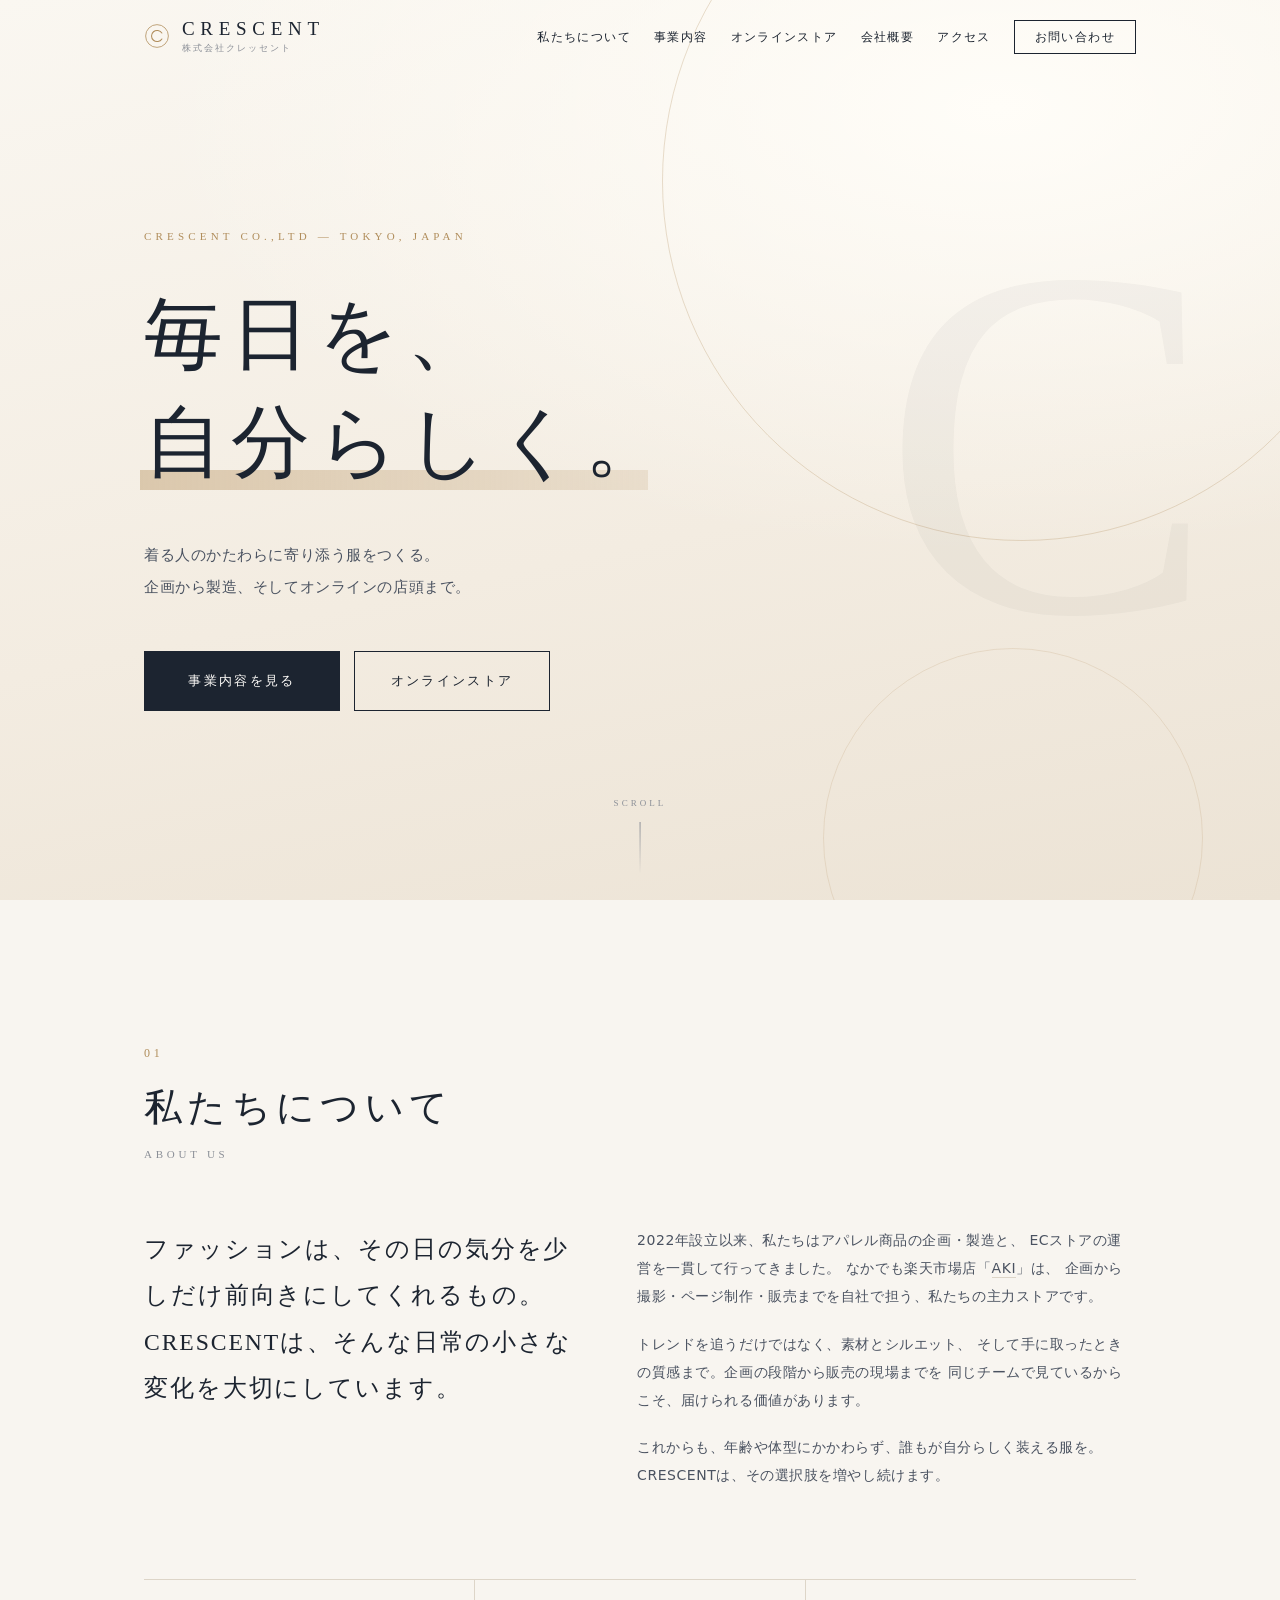
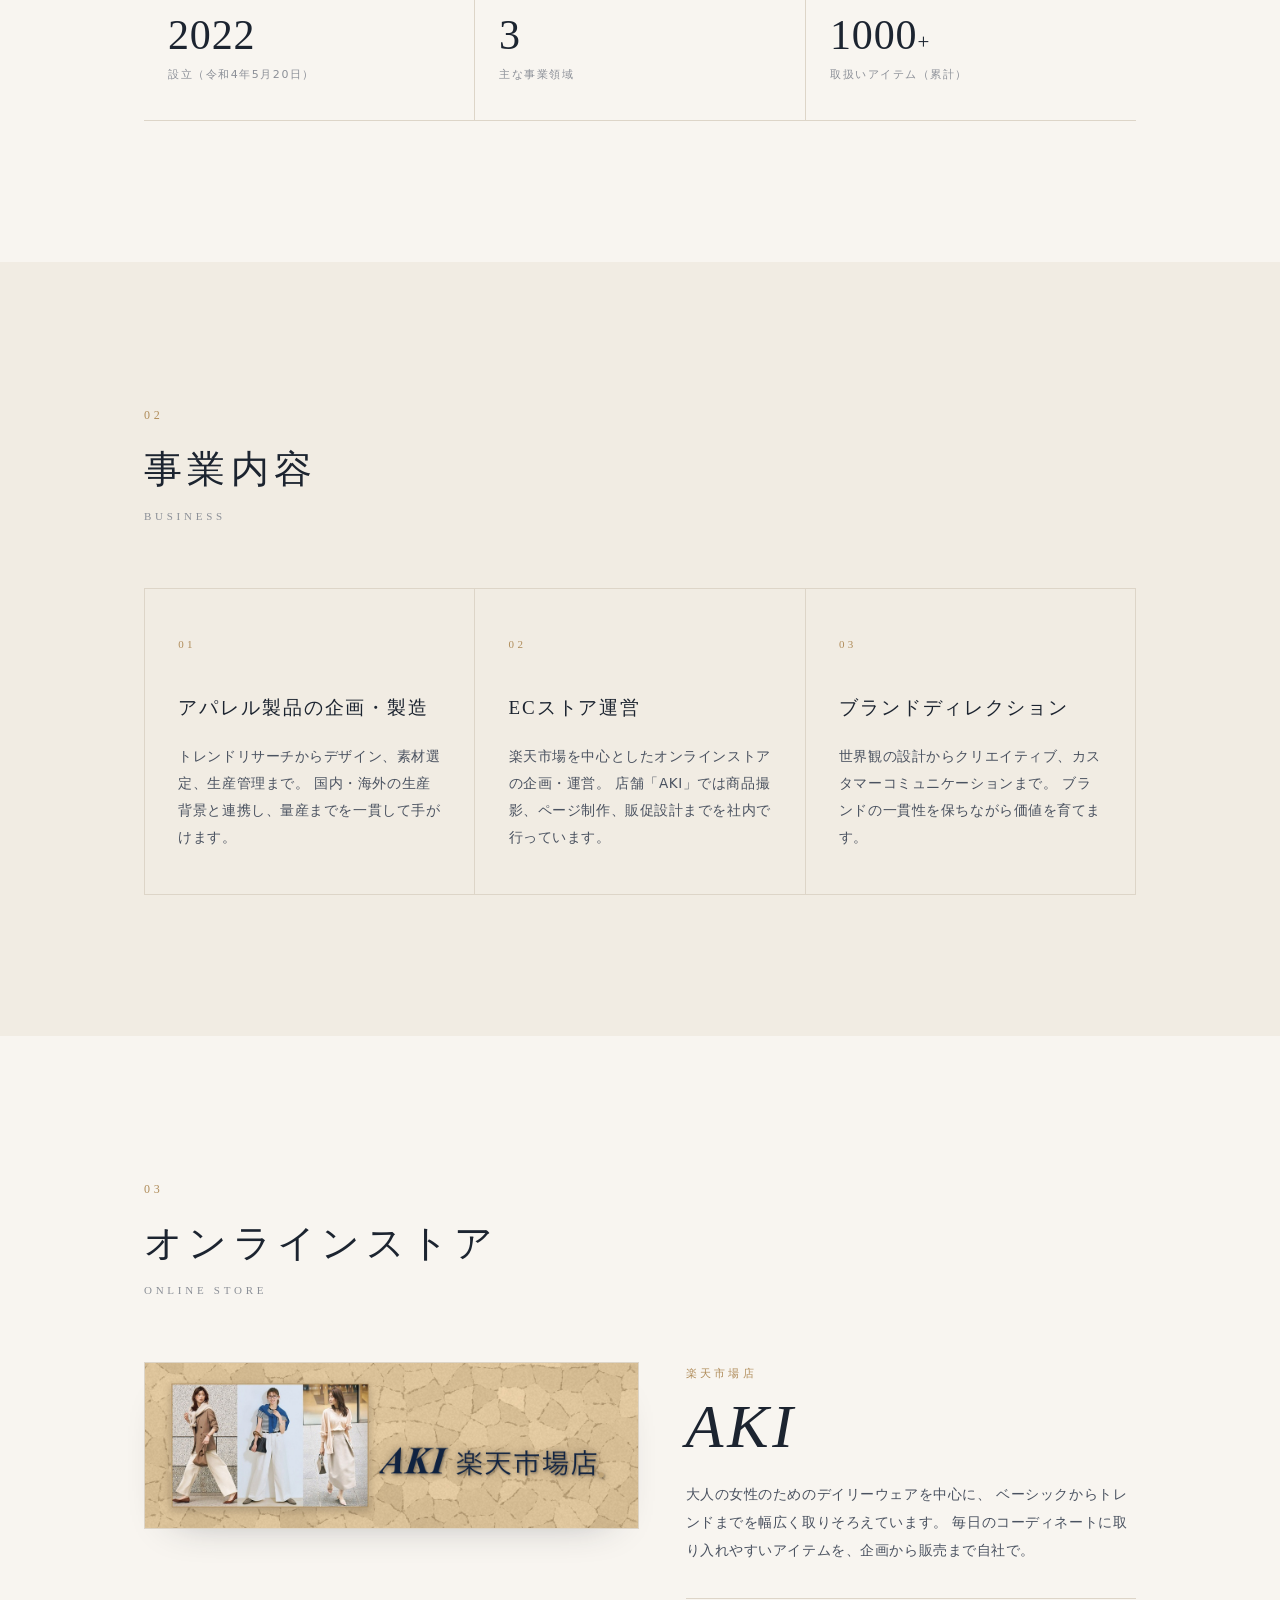
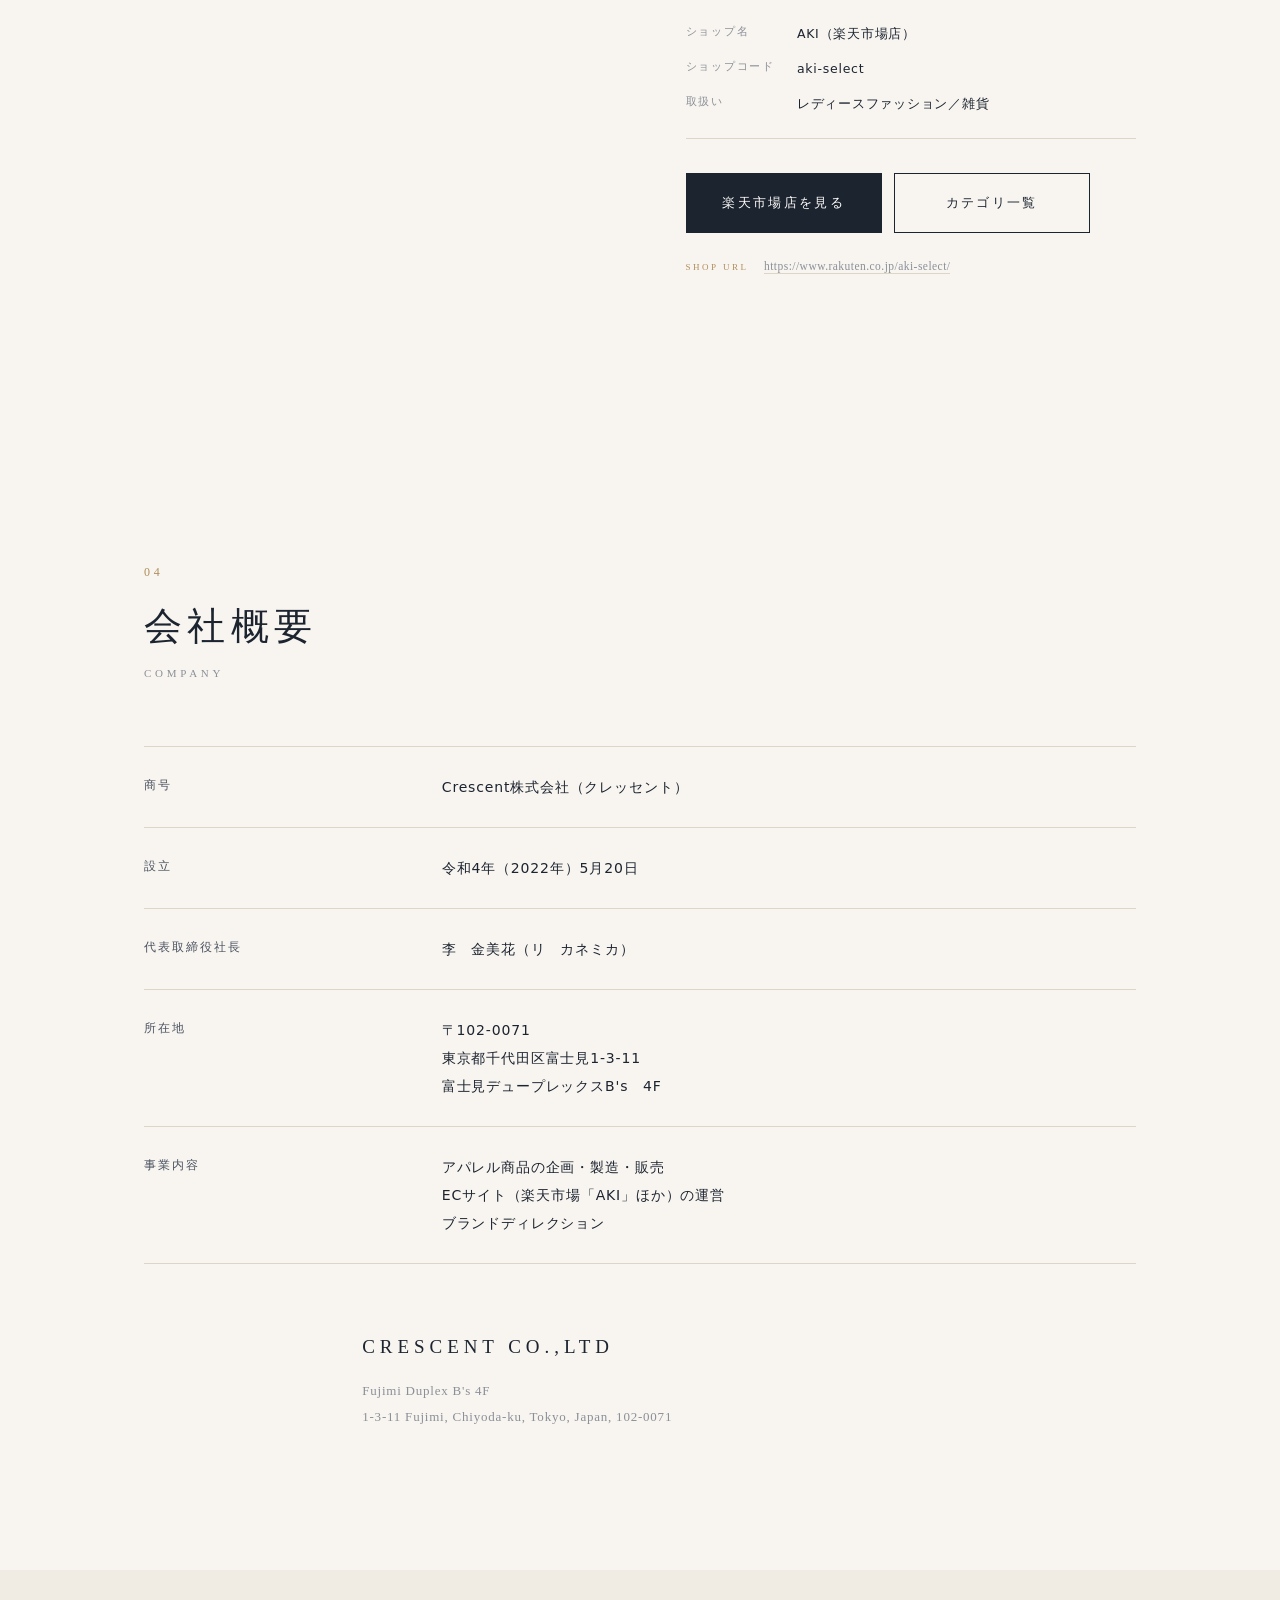
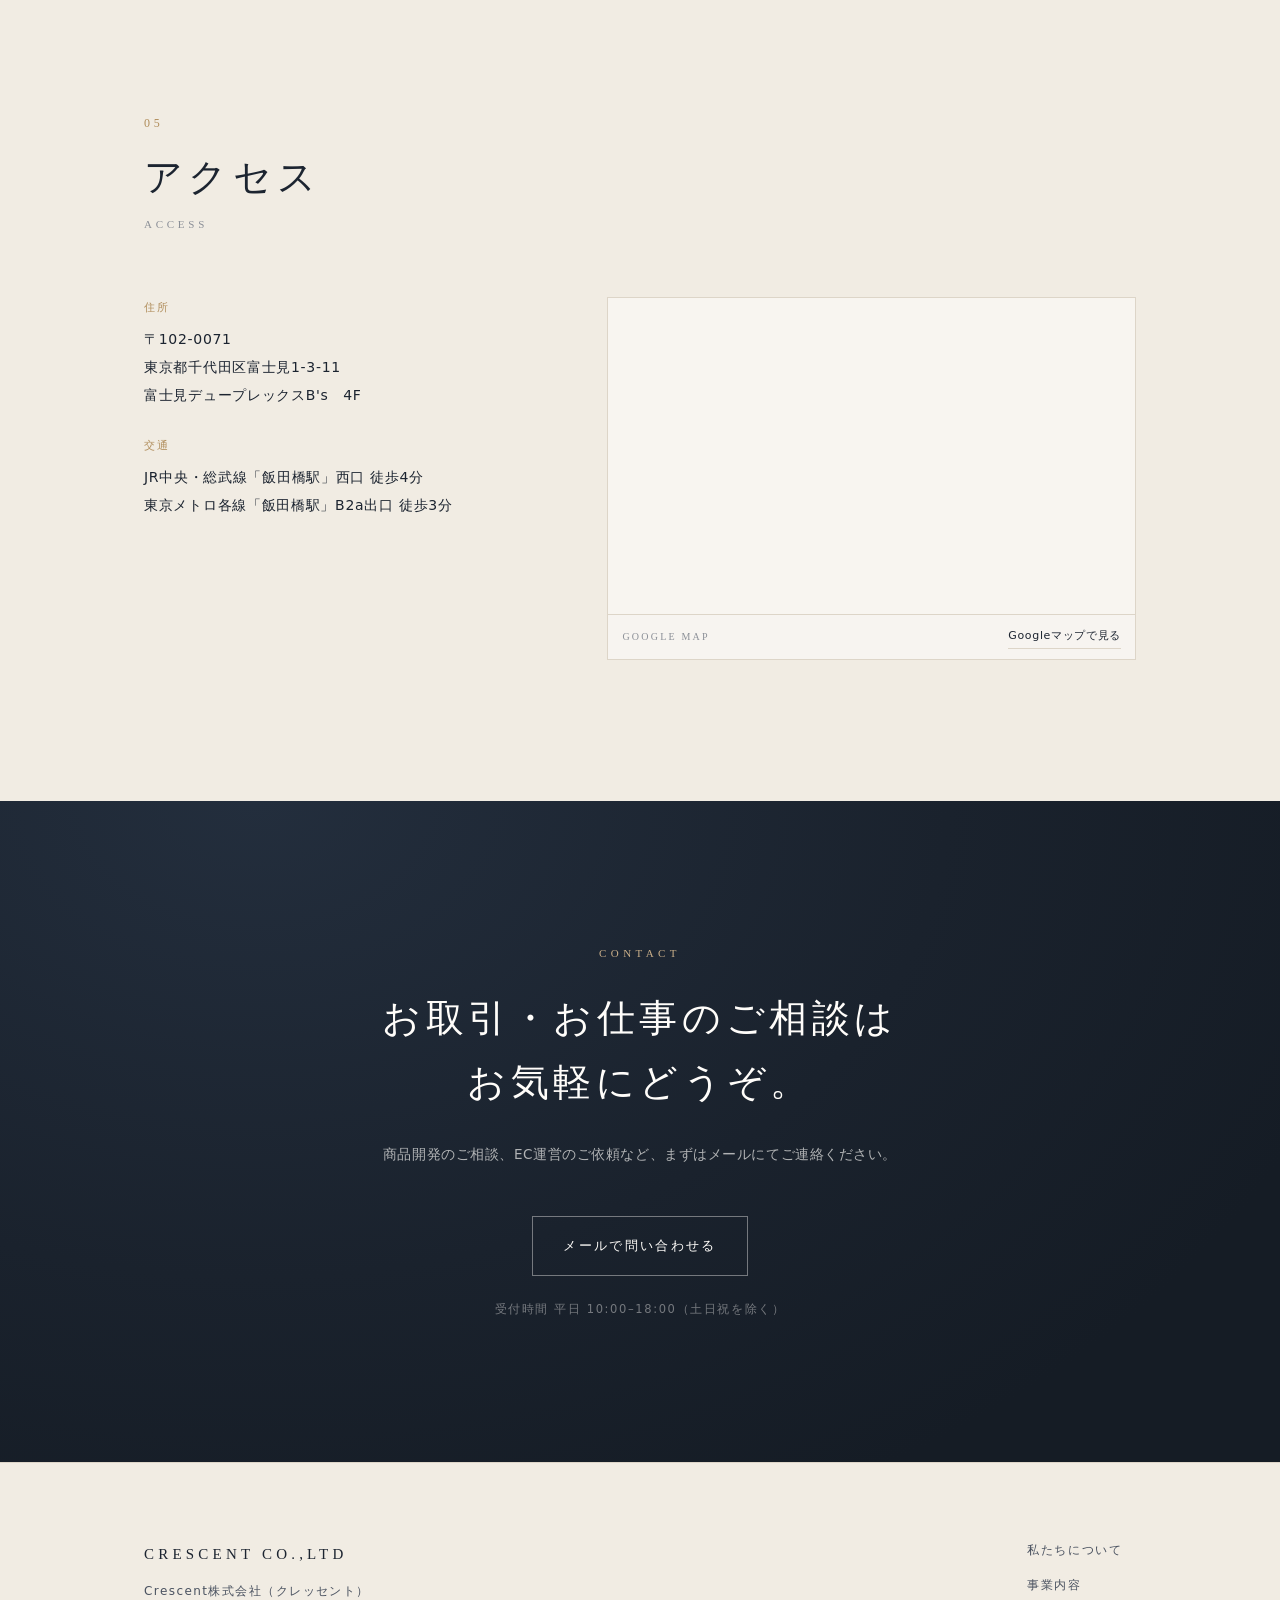
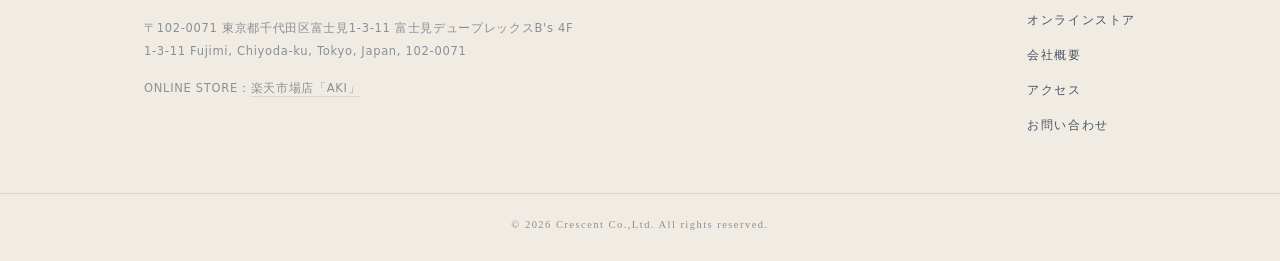
<file: aki-work/company-site/index.html>
<!DOCTYPE html>
<html lang="ja" class="no-js">
<head>
<meta charset="UTF-8">
<meta name="viewport" content="width=device-width, initial-scale=1">
<title>CRESCENT株式会社｜毎日を、自分らしく。</title>
<meta name="description" content="CRESCENT株式会社（クレッセント）は、アパレル商品の企画・製造からEC運営までを一貫して手がける東京都千代田区の企業です。">
<meta name="format-detection" content="telephone=no">
<meta name="theme-color" content="#f8f5f0">
<meta property="og:type" content="website">
<meta property="og:title" content="CRESCENT株式会社｜毎日を、自分らしく。">
<meta property="og:description" content="アパレル企画・製造からEC運営まで。CRESCENT株式会社のコーポレートサイト。">
<meta property="og:image" content="assets/img/ogp.jpg">
<meta property="og:locale" content="ja_JP">
<meta name="twitter:card" content="summary_large_image">
<link rel="icon" href="assets/img/favicon.svg" type="image/svg+xml">
<link rel="stylesheet" href="assets/css/style.css">
<script>document.documentElement.classList.remove("no-js");document.documentElement.classList.add("js");</script>
<script type="application/ld+json">
{
  "@context": "https://schema.org",
  "@type": "Organization",
  "name": "Crescent株式会社",
  "alternateName": "CRESCENT CO.,LTD",
  "url": "https://example.com/",
  "logo": "assets/img/logo.svg",
  "sameAs": ["https://www.rakuten.co.jp/aki-select/"],
  "foundingDate": "2022-05-20",
  "founder": { "@type": "Person", "name": "李 金美花" },
  "telephone": "+81-3-6823-2818",
  "address": {
    "@type": "PostalAddress",
    "postalCode": "102-0071",
    "addressRegion": "東京都",
    "addressLocality": "千代田区",
    "streetAddress": "富士見1-3-11 富士見デュープレックスB's 4F",
    "addressCountry": "JP"
  }
}
</script>
</head>
<body>
<a class="skip-link" href="#main">本文へスキップ</a>

<!-- ============ HEADER ============ -->
<header class="site-header" id="js-header">
  <div class="site-header__inner">
    <a class="brand" href="#top" aria-label="CRESCENT トップへ">
      <span class="brand__mark" aria-hidden="true">
        <svg viewBox="0 0 40 40" width="26" height="26" fill="none">
          <circle cx="20" cy="20" r="17.5" stroke="currentColor" stroke-width="1.2"/>
          <path d="M27.5 24.5a8.6 8.6 0 1 1 0-9" stroke="currentColor" stroke-width="1.6" stroke-linecap="round"/>
        </svg>
      </span>
      <span class="brand__text">
        <span class="brand__latin">CRESCENT</span>
        <span class="brand__ja">株式会社クレッセント</span>
      </span>
    </a>

    <nav class="nav" id="js-nav" aria-label="メインメニュー">
      <ul class="nav__list">
        <li><a href="#about"><span class="nav__num">01</span>私たちについて</a></li>
        <li><a href="#business"><span class="nav__num">02</span>事業内容</a></li>
        <li><a href="#shop"><span class="nav__num">03</span>オンラインストア</a></li>
        <li><a href="#company"><span class="nav__num">04</span>会社概要</a></li>
        <li><a href="#access"><span class="nav__num">05</span>アクセス</a></li>
        <li><a class="nav__cta" href="#contact">お問い合わせ</a></li>
      </ul>
    </nav>

    <button class="burger" id="js-burger" aria-label="メニューを開く" aria-expanded="false" aria-controls="js-nav">
      <span></span><span></span>
    </button>
  </div>
</header>

<main id="main">

  <!-- ============ HERO ============ -->
  <section class="hero" id="top">
    <div class="hero__bg" aria-hidden="true">
      <span class="hero__circle hero__circle--1"></span>
      <span class="hero__circle hero__circle--2"></span>
      <span class="hero__monogram">C</span>
    </div>

    <div class="hero__inner">
      <p class="hero__eyebrow" data-reveal>CRESCENT CO.,LTD — TOKYO, JAPAN</p>
      <h1 class="hero__title" data-reveal>
        毎日を、<br><span class="hl">自分らしく。</span>
      </h1>
      <p class="hero__lead" data-reveal>
        着る人のかたわらに寄り添う服をつくる。<br>
        企画から製造、そしてオンラインの店頭まで。
      </p>
      <div class="hero__actions" data-reveal>
        <a class="btn btn--primary" href="#business">事業内容を見る</a>
        <a class="btn btn--ghost" href="#shop">オンラインストア</a>
      </div>
    </div>

    <a class="hero__scroll" href="#about" aria-label="スクロール">
      <span>SCROLL</span><i aria-hidden="true"></i>
    </a>
  </section>

  <!-- ============ ABOUT ============ -->
  <section class="section" id="about">
    <div class="wrap">
      <div class="section__head">
        <p class="section__num" data-reveal>01</p>
        <h2 class="section__title" data-reveal>私たちについて<small>ABOUT US</small></h2>
      </div>

      <div class="about">
        <p class="about__lead" data-reveal>
          ファッションは、その日の気分を少しだけ前向きにしてくれるもの。<br>
          CRESCENTは、そんな日常の小さな変化を大切にしています。
        </p>
        <div class="about__body" data-reveal>
          <p>
            2022年設立以来、私たちはアパレル商品の企画・製造と、
            ECストアの運営を一貫して行ってきました。
            なかでも楽天市場店「<a class="link" href="https://www.rakuten.co.jp/aki-select/" target="_blank" rel="noopener">AKI</a>」は、
            企画から撮影・ページ制作・販売までを自社で担う、私たちの主力ストアです。
          </p>
          <p>
            トレンドを追うだけではなく、素材とシルエット、
            そして手に取ったときの質感まで。企画の段階から販売の現場までを
            同じチームで見ているからこそ、届けられる価値があります。
          </p>
          <p>
            これからも、年齢や体型にかかわらず、誰もが自分らしく装える服を。
            CRESCENTは、その選択肢を増やし続けます。
          </p>
        </div>
      </div>

      <ul class="stats" data-reveal>
        <li><span class="stats__num">2022</span><span class="stats__label">設立（令和4年5月20日）</span></li>
        <li><span class="stats__num">3</span><span class="stats__label">主な事業領域</span></li>
        <li><span class="stats__num">1000<small>+</small></span><span class="stats__label">取扱いアイテム（累計）</span></li>
      </ul>
    </div>
  </section>

  <!-- ============ BUSINESS ============ -->
  <section class="section section--tint" id="business">
    <div class="wrap">
      <div class="section__head">
        <p class="section__num" data-reveal>02</p>
        <h2 class="section__title" data-reveal>事業内容<small>BUSINESS</small></h2>
      </div>

      <div class="cards">
        <article class="card" data-reveal>
          <p class="card__num">01</p>
          <h3 class="card__title">アパレル製品の企画・製造</h3>
          <p class="card__text">
            トレンドリサーチからデザイン、素材選定、生産管理まで。
            国内・海外の生産背景と連携し、量産までを一貫して手がけます。
          </p>
        </article>

        <article class="card" data-reveal>
          <p class="card__num">02</p>
          <h3 class="card__title">ECストア運営</h3>
          <p class="card__text">
            楽天市場を中心としたオンラインストアの企画・運営。
            店舗「AKI」では商品撮影、ページ制作、販促設計までを社内で行っています。
          </p>
        </article>

        <article class="card" data-reveal>
          <p class="card__num">03</p>
          <h3 class="card__title">ブランドディレクション</h3>
          <p class="card__text">
            世界観の設計からクリエイティブ、カスタマーコミュニケーションまで。
            ブランドの一貫性を保ちながら価値を育てます。
          </p>
        </article>
      </div>
    </div>
  </section>


  <!-- ============ SHOP ============ -->
  <section class="section" id="shop">
    <div class="wrap">
      <div class="section__head">
        <p class="section__num" data-reveal>03</p>
        <h2 class="section__title" data-reveal>オンラインストア<small>ONLINE STORE</small></h2>
      </div>

      <div class="shop">
        <div class="shop__visuals" data-reveal>
          <a class="shop__visual" href="https://www.rakuten.co.jp/aki-select/" target="_blank" rel="noopener">
            <img src="assets/img/aki-shop-banner.jpg" alt="楽天市場店「AKI」の店舗バナー" width="1206" height="402" loading="lazy">
          </a>
          <!-- <a class="shop__visual shop__visual--sub" href="https://www.rakuten.co.jp/aki-select/" target="_blank" rel="noopener">
            <img src="assets/img/aki-shop-banner-02.jpg" alt="楽天市場店「AKI」のバナー（ワイド）" width="1206" height="302" loading="lazy">
          </a> -->
          <!-- <p class="shop__caption">楽天市場店「AKI」の店舗バナー（一例）</p> -->
        </div>

        <div class="shop__body" data-reveal>
          <p class="shop__label">楽天市場店</p>
          <h3 class="shop__title">AKI</h3>
          <p class="shop__text">
            大人の女性のためのデイリーウェアを中心に、
            ベーシックからトレンドまでを幅広く取りそろえています。
            毎日のコーディネートに取り入れやすいアイテムを、企画から販売まで自社で。
          </p>

          <dl class="shop__meta">
            <dt>ショップ名</dt>
            <dd>AKI（楽天市場店）</dd>
            <dt>ショップコード</dt>
            <dd>aki-select</dd>
            <dt>取扱い</dt>
            <dd>レディースファッション／雑貨</dd>
          </dl>

          <div class="shop__actions">
            <a class="btn btn--primary" href="https://www.rakuten.co.jp/aki-select/" target="_blank" rel="noopener">
              楽天市場店を見る
            </a>
            <a class="btn btn--ghost" href="https://item.rakuten.co.jp/aki-select/c/" target="_blank" rel="noopener">
              カテゴリ一覧
            </a>
          </div>

          <p class="shop__url">
            <span class="shop__url-label">SHOP URL</span>
            <a class="link" href="https://www.rakuten.co.jp/aki-select/" target="_blank" rel="noopener">https://www.rakuten.co.jp/aki-select/</a>
          </p>
        </div>
      </div>
    </div>
  </section>

  <!-- ============ COMPANY ============ -->
  <section class="section" id="company">
    <div class="wrap">
      <div class="section__head">
        <p class="section__num" data-reveal>04</p>
        <h2 class="section__title" data-reveal>会社概要<small>COMPANY</small></h2>
      </div>

      <div class="table-wrap" data-reveal>
        <table class="table">
          <tbody>
            <tr>
              <th scope="row">商号</th>
              <td>Crescent株式会社（クレッセント）</td>
            </tr>
            <tr>
              <th scope="row">設立</th>
              <td>令和4年（2022年）5月20日</td>
            </tr>
            <tr>
              <th scope="row">代表取締役社長</th>
              <td>李　金美花（リ　カネミカ）</td>
            </tr>
            <tr>
              <th scope="row">所在地</th>
              <td>
                〒102-0071<br>
                東京都千代田区富士見1-3-11<br>
                富士見デュープレックスB's　4F
              </td>
            </tr>
            <!-- <tr>
              <th scope="row">電話番号</th>
              <td><a class="link" href="tel:+81368232818">03-6823-2818</a></td>
            </tr> -->
            <tr>
              <th scope="row">事業内容</th>
              <td>
                アパレル商品の企画・製造・販売<br>
                ECサイト（楽天市場「AKI」ほか）の運営<br>
                ブランドディレクション
              </td>
            </tr>
          </tbody>
        </table>
      </div>

      <div class="company-en" data-reveal>
        <p class="company-en__name">CRESCENT CO.,LTD</p>
        <p class="company-en__address">
          Fujimi Duplex B's 4F<br>
          1-3-11 Fujimi, Chiyoda-ku, Tokyo, Japan, 102-0071
        </p>
      </div>
    </div>
  </section>

  <!-- ============ ACCESS ============ -->
  <section class="section section--tint" id="access">
    <div class="wrap">
      <div class="section__head">
        <p class="section__num" data-reveal>05</p>
        <h2 class="section__title" data-reveal>アクセス<small>ACCESS</small></h2>
      </div>

      <div class="access">
        <div class="access__info" data-reveal>
          <dl class="access__dl">
            <dt>住所</dt>
            <dd>〒102-0071<br>東京都千代田区富士見1-3-11<br>富士見デュープレックスB's　4F</dd>
            <!-- <dt>電話</dt>
            <dd><a class="link" href="tel:+81368232818">03-6823-2818</a></dd> -->
            <dt>交通</dt>
            <dd>
              JR中央・総武線「飯田橋駅」西口 徒歩4分<br>
              東京メトロ各線「飯田橋駅」B2a出口 徒歩3分
            </dd>
          </dl>
        </div>

        <div class="access__map" data-reveal>
          <iframe
            title="Crescent株式会社 周辺地図"
            src="https://maps.google.com/maps?q=%E6%9D%B1%E4%BA%AC%E9%83%BD%E5%8D%83%E4%BB%A3%E7%94%B0%E5%8C%BA%E5%AF%8C%E5%A3%AB%E8%A6%8B1-3-11&z=16&output=embed"
            loading="lazy" referrerpolicy="no-referrer-when-downgrade"
            allowfullscreen></iframe>
          <div class="access__map-fallback">
            <span>GOOGLE MAP</span>
            <a class="link" href="https://maps.google.com/?q=%E6%9D%B1%E4%BA%AC%E9%83%BD%E5%8D%83%E4%BB%A3%E7%94%B0%E5%8C%BA%E5%AF%8C%E5%A3%AB%E8%A6%8B1-3-11" target="_blank" rel="noopener">Googleマップで見る</a>
          </div>
        </div>
      </div>
    </div>
  </section>

  <!-- ============ CONTACT ============ -->
  <section class="contact" id="contact">
    <div class="wrap">
      <p class="contact__eyebrow" data-reveal>CONTACT</p>
      <h2 class="contact__title" data-reveal>お取引・お仕事のご相談は<br>お気軽にどうぞ。</h2>
      <p class="contact__text" data-reveal>
        商品開発のご相談、EC運営のご依頼など、まずはメールにてご連絡ください。
      </p>
      <div class="contact__actions" data-reveal>
        <!-- <a class="btn btn--primary" href="tel:+81368232818">03-6823-2818</a> -->
        <a class="btn btn--ghost" href="mailto:shop@aki-select.com">メールで問い合わせる</a>
      </div>
      <p class="contact__note" data-reveal>受付時間 平日 10:00–18:00（土日祝を除く）</p>
    </div>
  </section>

</main>

<!-- ============ FOOTER ============ -->
<footer class="site-footer">
  <div class="wrap site-footer__inner">
    <div class="site-footer__brand">
      <p class="site-footer__latin">CRESCENT CO.,LTD</p>
      <p class="site-footer__ja">Crescent株式会社（クレッセント）</p>
      <p class="site-footer__addr">
        〒102-0071 東京都千代田区富士見1-3-11 富士見デュープレックスB's 4F<br>
        1-3-11 Fujimi, Chiyoda-ku, Tokyo, Japan, 102-0071
      </p>
      <!-- <p class="site-footer__addr"><a class="link" href="tel:+81368232818">TEL 03-6823-2818</a></p> -->
      <p class="site-footer__addr">
        ONLINE STORE：<a class="link" href="https://www.rakuten.co.jp/aki-select/" target="_blank" rel="noopener">楽天市場店「AKI」</a>
      </p>
    </div>

    <nav class="site-footer__nav" aria-label="フッターメニュー">
      <a href="#about">私たちについて</a>
      <a href="#business">事業内容</a>
      <a href="#shop">オンラインストア</a>
      <a href="#company">会社概要</a>
      <a href="#access">アクセス</a>
      <a href="#contact">お問い合わせ</a>
    </nav>
  </div>
  <p class="site-footer__copy">© <span id="js-year">2025</span> Crescent Co.,Ltd. All rights reserved.</p>
</footer>

<script src="assets/js/main.js" defer></script>
</body>
</html>
</file>
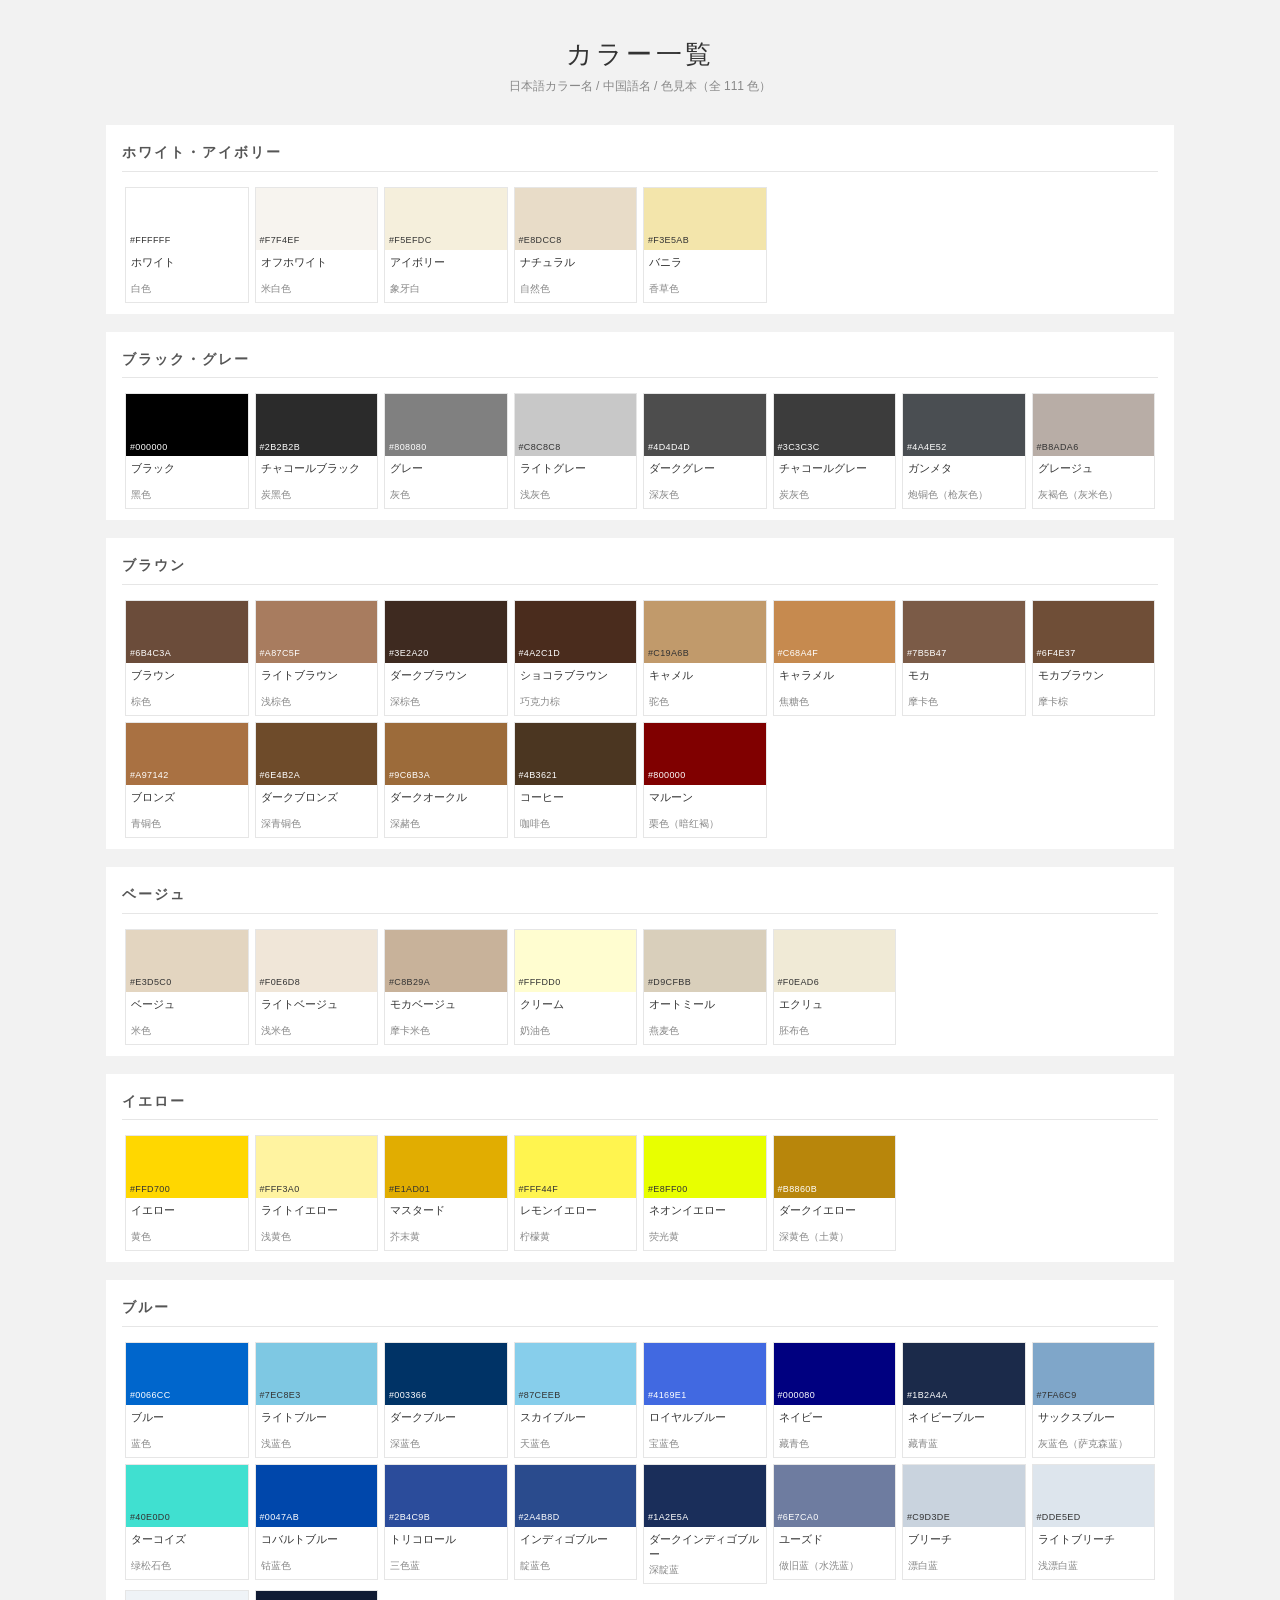
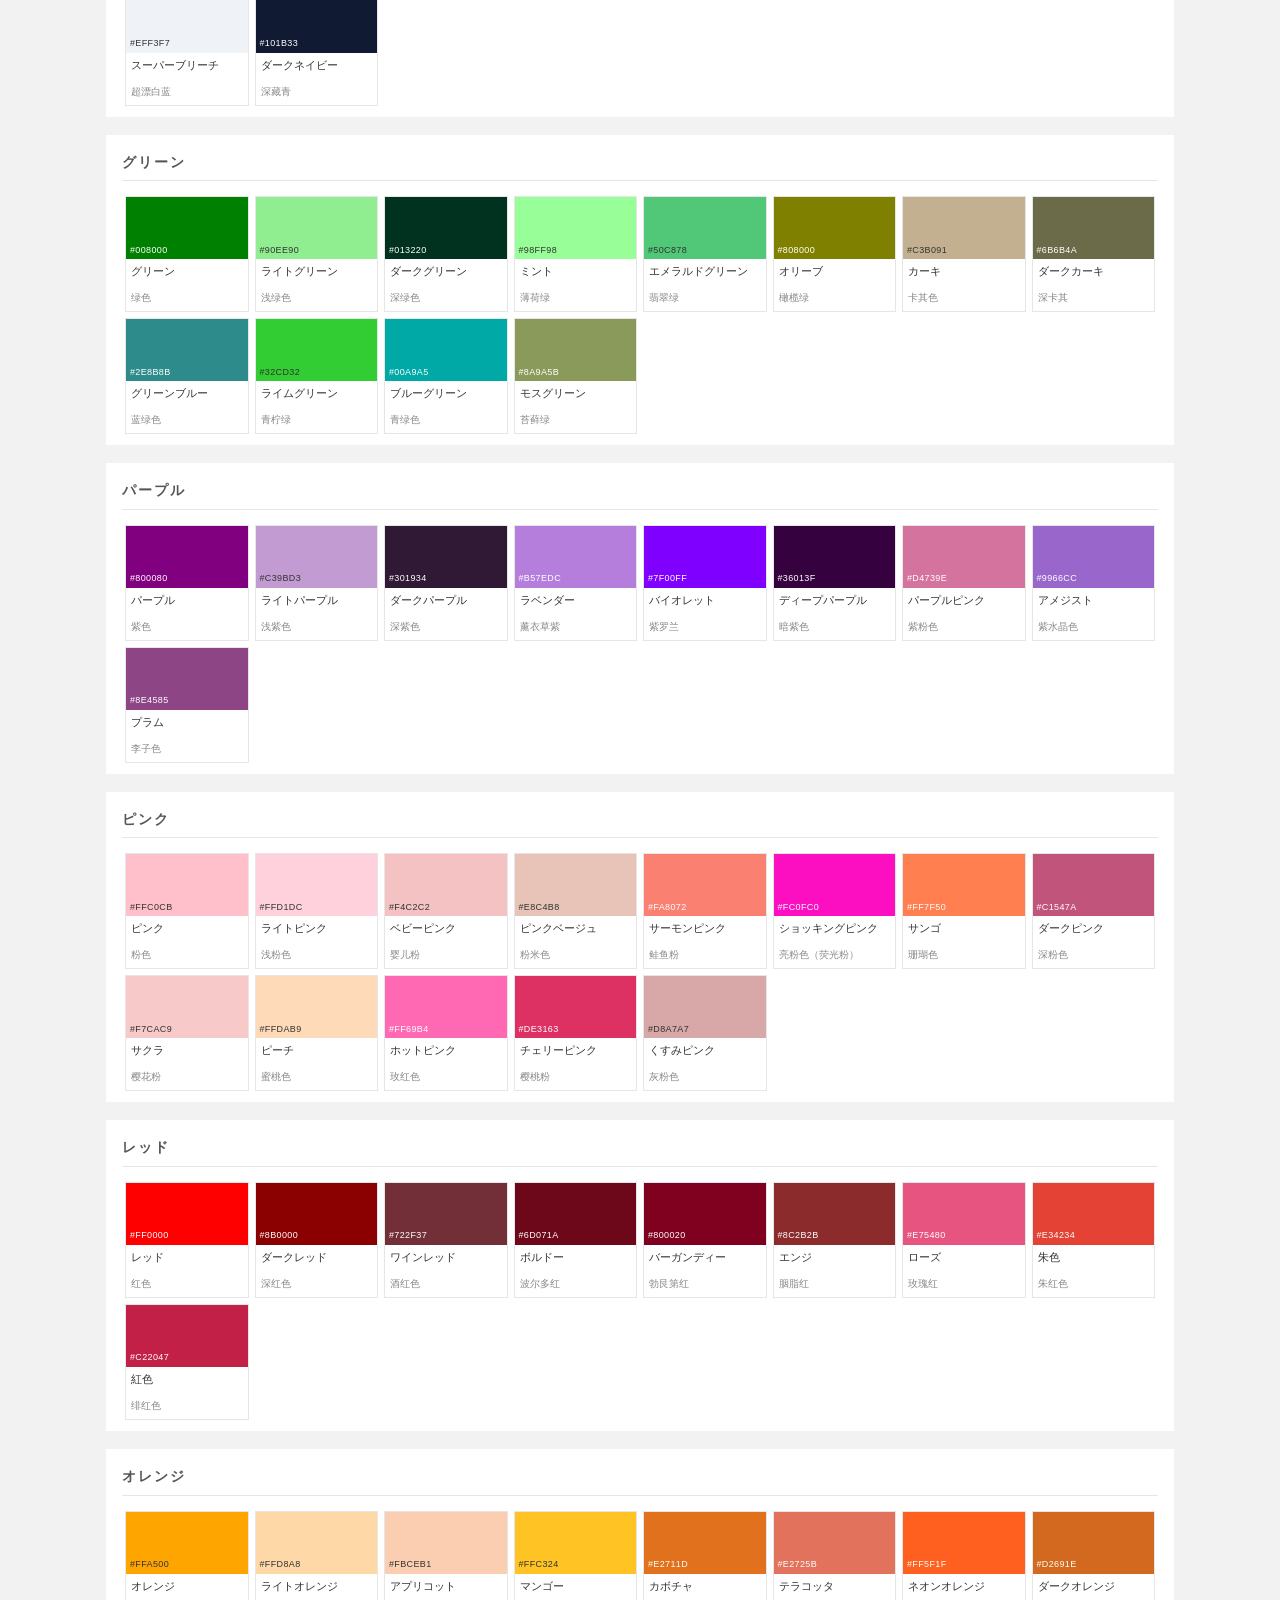
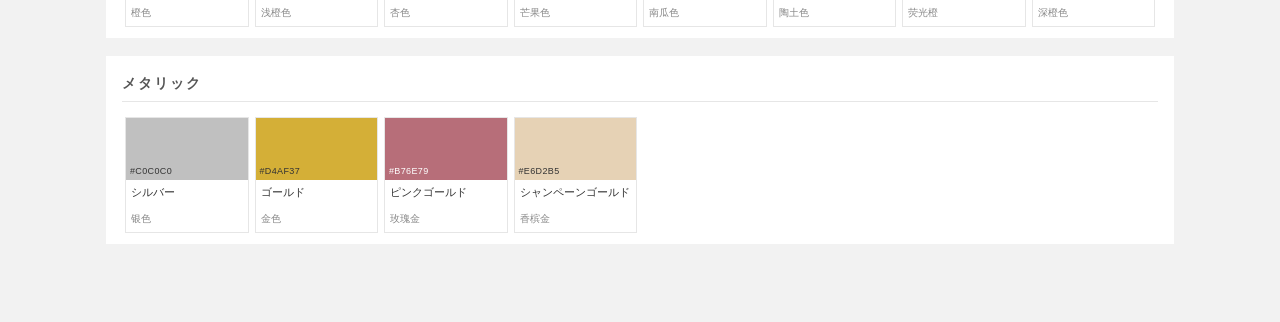
<file: aki-work/design/color/colorchart01.html>
<!DOCTYPE html>
<html lang="ja">
<head>
<meta charset="utf-8">
<meta name="viewport" content="width=device-width, initial-scale=1">
<title>カラー一覧 | aki-select</title>
<style>
* { box-sizing: border-box; }
body { margin: 0; padding: 0 0 60px; background: #f2f2f2; color: #333;
  font-family: "Hiragino Sans", "Hiragino Kaku Gothic ProN", "Yu Gothic", "Meiryo", sans-serif;
  line-height: 1.4; }
a { color: #333; }
#wrap { max-width: 1100px; margin: 0 auto; padding: 0 16px; }
h1 { font-size: 26px; font-weight: 500; letter-spacing: .12em; text-align: center;
  padding: 36px 0 6px; margin: 0; }
.lead { text-align: center; font-size: 12px; color: #888; margin: 0 0 30px; }
section { background: #fff; padding: 18px 16px 8px; margin: 0 0 18px; }
section > h2 { font-size: 14px; font-weight: 600; letter-spacing: .14em; color: #555;
  margin: 0 0 12px; padding: 0 0 8px; border-bottom: 1px solid #e6e6e6; }
.grid { display: flex; flex-wrap: wrap; }
.chip { width: 12.5%; padding: 3px; }
.chip > div { border: 1px solid #e6e6e6; }
.sw { height: 62px; position: relative; }
.sw span { position: absolute; left: 4px; bottom: 3px; font-size: 9px;
  font-family: "din-2014", Arial, sans-serif; letter-spacing: .04em; }
.name { font-size: 11px; padding: 5px 5px 0; min-height: 32px; }
.cn { font-size: 10px; color: #888; padding: 0 5px 6px; }
@media (max-width: 860px) { .chip { width: 25%; } }
@media (max-width: 520px) { .chip { width: 33.333%; } h1 { font-size: 20px; } }
</style>
</head>
<body>
<div id="wrap">
<h1>カラー一覧</h1>
<p class="lead">日本語カラー名 / 中国語名 / 色見本（全 111 色）</p>

<section>
<h2>ホワイト・アイボリー</h2>
<div class="grid">
<div class="chip"><div><div class="sw" style="background:#FFFFFF"><span style="color:#333333">#FFFFFF</span></div><div class="name">ホワイト</div><div class="cn">白色</div></div></div>
<div class="chip"><div><div class="sw" style="background:#F7F4EF"><span style="color:#333333">#F7F4EF</span></div><div class="name">オフホワイト</div><div class="cn">米白色</div></div></div>
<div class="chip"><div><div class="sw" style="background:#F5EFDC"><span style="color:#333333">#F5EFDC</span></div><div class="name">アイボリー</div><div class="cn">象牙白</div></div></div>
<div class="chip"><div><div class="sw" style="background:#E8DCC8"><span style="color:#333333">#E8DCC8</span></div><div class="name">ナチュラル</div><div class="cn">自然色</div></div></div>
<div class="chip"><div><div class="sw" style="background:#F3E5AB"><span style="color:#333333">#F3E5AB</span></div><div class="name">バニラ</div><div class="cn">香草色</div></div></div>
</div>
</section>
<section>
<h2>ブラック・グレー</h2>
<div class="grid">
<div class="chip"><div><div class="sw" style="background:#000000"><span style="color:#FFFFFF">#000000</span></div><div class="name">ブラック</div><div class="cn">黑色</div></div></div>
<div class="chip"><div><div class="sw" style="background:#2B2B2B"><span style="color:#FFFFFF">#2B2B2B</span></div><div class="name">チャコールブラック</div><div class="cn">炭黑色</div></div></div>
<div class="chip"><div><div class="sw" style="background:#808080"><span style="color:#FFFFFF">#808080</span></div><div class="name">グレー</div><div class="cn">灰色</div></div></div>
<div class="chip"><div><div class="sw" style="background:#C8C8C8"><span style="color:#333333">#C8C8C8</span></div><div class="name">ライトグレー</div><div class="cn">浅灰色</div></div></div>
<div class="chip"><div><div class="sw" style="background:#4D4D4D"><span style="color:#FFFFFF">#4D4D4D</span></div><div class="name">ダークグレー</div><div class="cn">深灰色</div></div></div>
<div class="chip"><div><div class="sw" style="background:#3C3C3C"><span style="color:#FFFFFF">#3C3C3C</span></div><div class="name">チャコールグレー</div><div class="cn">炭灰色</div></div></div>
<div class="chip"><div><div class="sw" style="background:#4A4E52"><span style="color:#FFFFFF">#4A4E52</span></div><div class="name">ガンメタ</div><div class="cn">炮铜色（枪灰色）</div></div></div>
<div class="chip"><div><div class="sw" style="background:#B8ADA6"><span style="color:#333333">#B8ADA6</span></div><div class="name">グレージュ</div><div class="cn">灰褐色（灰米色）</div></div></div>
</div>
</section>
<section>
<h2>ブラウン</h2>
<div class="grid">
<div class="chip"><div><div class="sw" style="background:#6B4C3A"><span style="color:#FFFFFF">#6B4C3A</span></div><div class="name">ブラウン</div><div class="cn">棕色</div></div></div>
<div class="chip"><div><div class="sw" style="background:#A87C5F"><span style="color:#FFFFFF">#A87C5F</span></div><div class="name">ライトブラウン</div><div class="cn">浅棕色</div></div></div>
<div class="chip"><div><div class="sw" style="background:#3E2A20"><span style="color:#FFFFFF">#3E2A20</span></div><div class="name">ダークブラウン</div><div class="cn">深棕色</div></div></div>
<div class="chip"><div><div class="sw" style="background:#4A2C1D"><span style="color:#FFFFFF">#4A2C1D</span></div><div class="name">ショコラブラウン</div><div class="cn">巧克力棕</div></div></div>
<div class="chip"><div><div class="sw" style="background:#C19A6B"><span style="color:#333333">#C19A6B</span></div><div class="name">キャメル</div><div class="cn">驼色</div></div></div>
<div class="chip"><div><div class="sw" style="background:#C68A4F"><span style="color:#FFFFFF">#C68A4F</span></div><div class="name">キャラメル</div><div class="cn">焦糖色</div></div></div>
<div class="chip"><div><div class="sw" style="background:#7B5B47"><span style="color:#FFFFFF">#7B5B47</span></div><div class="name">モカ</div><div class="cn">摩卡色</div></div></div>
<div class="chip"><div><div class="sw" style="background:#6F4E37"><span style="color:#FFFFFF">#6F4E37</span></div><div class="name">モカブラウン</div><div class="cn">摩卡棕</div></div></div>
<div class="chip"><div><div class="sw" style="background:#A97142"><span style="color:#FFFFFF">#A97142</span></div><div class="name">ブロンズ</div><div class="cn">青铜色</div></div></div>
<div class="chip"><div><div class="sw" style="background:#6E4B2A"><span style="color:#FFFFFF">#6E4B2A</span></div><div class="name">ダークブロンズ</div><div class="cn">深青铜色</div></div></div>
<div class="chip"><div><div class="sw" style="background:#9C6B3A"><span style="color:#FFFFFF">#9C6B3A</span></div><div class="name">ダークオークル</div><div class="cn">深赭色</div></div></div>
<div class="chip"><div><div class="sw" style="background:#4B3621"><span style="color:#FFFFFF">#4B3621</span></div><div class="name">コーヒー</div><div class="cn">咖啡色</div></div></div>
<div class="chip"><div><div class="sw" style="background:#800000"><span style="color:#FFFFFF">#800000</span></div><div class="name">マルーン</div><div class="cn">栗色（暗红褐）</div></div></div>
</div>
</section>
<section>
<h2>ベージュ</h2>
<div class="grid">
<div class="chip"><div><div class="sw" style="background:#E3D5C0"><span style="color:#333333">#E3D5C0</span></div><div class="name">ベージュ</div><div class="cn">米色</div></div></div>
<div class="chip"><div><div class="sw" style="background:#F0E6D8"><span style="color:#333333">#F0E6D8</span></div><div class="name">ライトベージュ</div><div class="cn">浅米色</div></div></div>
<div class="chip"><div><div class="sw" style="background:#C8B29A"><span style="color:#333333">#C8B29A</span></div><div class="name">モカベージュ</div><div class="cn">摩卡米色</div></div></div>
<div class="chip"><div><div class="sw" style="background:#FFFDD0"><span style="color:#333333">#FFFDD0</span></div><div class="name">クリーム</div><div class="cn">奶油色</div></div></div>
<div class="chip"><div><div class="sw" style="background:#D9CFBB"><span style="color:#333333">#D9CFBB</span></div><div class="name">オートミール</div><div class="cn">燕麦色</div></div></div>
<div class="chip"><div><div class="sw" style="background:#F0EAD6"><span style="color:#333333">#F0EAD6</span></div><div class="name">エクリュ</div><div class="cn">胚布色</div></div></div>
</div>
</section>
<section>
<h2>イエロー</h2>
<div class="grid">
<div class="chip"><div><div class="sw" style="background:#FFD700"><span style="color:#333333">#FFD700</span></div><div class="name">イエロー</div><div class="cn">黄色</div></div></div>
<div class="chip"><div><div class="sw" style="background:#FFF3A0"><span style="color:#333333">#FFF3A0</span></div><div class="name">ライトイエロー</div><div class="cn">浅黄色</div></div></div>
<div class="chip"><div><div class="sw" style="background:#E1AD01"><span style="color:#333333">#E1AD01</span></div><div class="name">マスタード</div><div class="cn">芥末黄</div></div></div>
<div class="chip"><div><div class="sw" style="background:#FFF44F"><span style="color:#333333">#FFF44F</span></div><div class="name">レモンイエロー</div><div class="cn">柠檬黄</div></div></div>
<div class="chip"><div><div class="sw" style="background:#E8FF00"><span style="color:#333333">#E8FF00</span></div><div class="name">ネオンイエロー</div><div class="cn">荧光黄</div></div></div>
<div class="chip"><div><div class="sw" style="background:#B8860B"><span style="color:#FFFFFF">#B8860B</span></div><div class="name">ダークイエロー</div><div class="cn">深黄色（土黄）</div></div></div>
</div>
</section>
<section>
<h2>ブルー</h2>
<div class="grid">
<div class="chip"><div><div class="sw" style="background:#0066CC"><span style="color:#FFFFFF">#0066CC</span></div><div class="name">ブルー</div><div class="cn">蓝色</div></div></div>
<div class="chip"><div><div class="sw" style="background:#7EC8E3"><span style="color:#333333">#7EC8E3</span></div><div class="name">ライトブルー</div><div class="cn">浅蓝色</div></div></div>
<div class="chip"><div><div class="sw" style="background:#003366"><span style="color:#FFFFFF">#003366</span></div><div class="name">ダークブルー</div><div class="cn">深蓝色</div></div></div>
<div class="chip"><div><div class="sw" style="background:#87CEEB"><span style="color:#333333">#87CEEB</span></div><div class="name">スカイブルー</div><div class="cn">天蓝色</div></div></div>
<div class="chip"><div><div class="sw" style="background:#4169E1"><span style="color:#FFFFFF">#4169E1</span></div><div class="name">ロイヤルブルー</div><div class="cn">宝蓝色</div></div></div>
<div class="chip"><div><div class="sw" style="background:#000080"><span style="color:#FFFFFF">#000080</span></div><div class="name">ネイビー</div><div class="cn">藏青色</div></div></div>
<div class="chip"><div><div class="sw" style="background:#1B2A4A"><span style="color:#FFFFFF">#1B2A4A</span></div><div class="name">ネイビーブルー</div><div class="cn">藏青蓝</div></div></div>
<div class="chip"><div><div class="sw" style="background:#7FA6C9"><span style="color:#333333">#7FA6C9</span></div><div class="name">サックスブルー</div><div class="cn">灰蓝色（萨克森蓝）</div></div></div>
<div class="chip"><div><div class="sw" style="background:#40E0D0"><span style="color:#333333">#40E0D0</span></div><div class="name">ターコイズ</div><div class="cn">绿松石色</div></div></div>
<div class="chip"><div><div class="sw" style="background:#0047AB"><span style="color:#FFFFFF">#0047AB</span></div><div class="name">コバルトブルー</div><div class="cn">钴蓝色</div></div></div>
<div class="chip"><div><div class="sw" style="background:#2B4C9B"><span style="color:#FFFFFF">#2B4C9B</span></div><div class="name">トリコロール</div><div class="cn">三色蓝</div></div></div>
<div class="chip"><div><div class="sw" style="background:#2A4B8D"><span style="color:#FFFFFF">#2A4B8D</span></div><div class="name">インディゴブルー</div><div class="cn">靛蓝色</div></div></div>
<div class="chip"><div><div class="sw" style="background:#1A2E5A"><span style="color:#FFFFFF">#1A2E5A</span></div><div class="name">ダークインディゴブルー</div><div class="cn">深靛蓝</div></div></div>
<div class="chip"><div><div class="sw" style="background:#6E7CA0"><span style="color:#FFFFFF">#6E7CA0</span></div><div class="name">ユーズド</div><div class="cn">做旧蓝（水洗蓝）</div></div></div>
<div class="chip"><div><div class="sw" style="background:#C9D3DE"><span style="color:#333333">#C9D3DE</span></div><div class="name">ブリーチ</div><div class="cn">漂白蓝</div></div></div>
<div class="chip"><div><div class="sw" style="background:#DDE5ED"><span style="color:#333333">#DDE5ED</span></div><div class="name">ライトブリーチ</div><div class="cn">浅漂白蓝</div></div></div>
<div class="chip"><div><div class="sw" style="background:#EFF3F7"><span style="color:#333333">#EFF3F7</span></div><div class="name">スーパーブリーチ</div><div class="cn">超漂白蓝</div></div></div>
<div class="chip"><div><div class="sw" style="background:#101B33"><span style="color:#FFFFFF">#101B33</span></div><div class="name">ダークネイビー</div><div class="cn">深藏青</div></div></div>
</div>
</section>
<section>
<h2>グリーン</h2>
<div class="grid">
<div class="chip"><div><div class="sw" style="background:#008000"><span style="color:#FFFFFF">#008000</span></div><div class="name">グリーン</div><div class="cn">绿色</div></div></div>
<div class="chip"><div><div class="sw" style="background:#90EE90"><span style="color:#333333">#90EE90</span></div><div class="name">ライトグリーン</div><div class="cn">浅绿色</div></div></div>
<div class="chip"><div><div class="sw" style="background:#013220"><span style="color:#FFFFFF">#013220</span></div><div class="name">ダークグリーン</div><div class="cn">深绿色</div></div></div>
<div class="chip"><div><div class="sw" style="background:#98FF98"><span style="color:#333333">#98FF98</span></div><div class="name">ミント</div><div class="cn">薄荷绿</div></div></div>
<div class="chip"><div><div class="sw" style="background:#50C878"><span style="color:#333333">#50C878</span></div><div class="name">エメラルドグリーン</div><div class="cn">翡翠绿</div></div></div>
<div class="chip"><div><div class="sw" style="background:#808000"><span style="color:#FFFFFF">#808000</span></div><div class="name">オリーブ</div><div class="cn">橄榄绿</div></div></div>
<div class="chip"><div><div class="sw" style="background:#C3B091"><span style="color:#333333">#C3B091</span></div><div class="name">カーキ</div><div class="cn">卡其色</div></div></div>
<div class="chip"><div><div class="sw" style="background:#6B6B4A"><span style="color:#FFFFFF">#6B6B4A</span></div><div class="name">ダークカーキ</div><div class="cn">深卡其</div></div></div>
<div class="chip"><div><div class="sw" style="background:#2E8B8B"><span style="color:#FFFFFF">#2E8B8B</span></div><div class="name">グリーンブルー</div><div class="cn">蓝绿色</div></div></div>
<div class="chip"><div><div class="sw" style="background:#32CD32"><span style="color:#333333">#32CD32</span></div><div class="name">ライムグリーン</div><div class="cn">青柠绿</div></div></div>
<div class="chip"><div><div class="sw" style="background:#00A9A5"><span style="color:#FFFFFF">#00A9A5</span></div><div class="name">ブルーグリーン</div><div class="cn">青绿色</div></div></div>
<div class="chip"><div><div class="sw" style="background:#8A9A5B"><span style="color:#FFFFFF">#8A9A5B</span></div><div class="name">モスグリーン</div><div class="cn">苔藓绿</div></div></div>
</div>
</section>
<section>
<h2>パープル</h2>
<div class="grid">
<div class="chip"><div><div class="sw" style="background:#800080"><span style="color:#FFFFFF">#800080</span></div><div class="name">パープル</div><div class="cn">紫色</div></div></div>
<div class="chip"><div><div class="sw" style="background:#C39BD3"><span style="color:#333333">#C39BD3</span></div><div class="name">ライトパープル</div><div class="cn">浅紫色</div></div></div>
<div class="chip"><div><div class="sw" style="background:#301934"><span style="color:#FFFFFF">#301934</span></div><div class="name">ダークパープル</div><div class="cn">深紫色</div></div></div>
<div class="chip"><div><div class="sw" style="background:#B57EDC"><span style="color:#FFFFFF">#B57EDC</span></div><div class="name">ラベンダー</div><div class="cn">薰衣草紫</div></div></div>
<div class="chip"><div><div class="sw" style="background:#7F00FF"><span style="color:#FFFFFF">#7F00FF</span></div><div class="name">バイオレット</div><div class="cn">紫罗兰</div></div></div>
<div class="chip"><div><div class="sw" style="background:#36013F"><span style="color:#FFFFFF">#36013F</span></div><div class="name">ディープパープル</div><div class="cn">暗紫色</div></div></div>
<div class="chip"><div><div class="sw" style="background:#D4739E"><span style="color:#FFFFFF">#D4739E</span></div><div class="name">パープルピンク</div><div class="cn">紫粉色</div></div></div>
<div class="chip"><div><div class="sw" style="background:#9966CC"><span style="color:#FFFFFF">#9966CC</span></div><div class="name">アメジスト</div><div class="cn">紫水晶色</div></div></div>
<div class="chip"><div><div class="sw" style="background:#8E4585"><span style="color:#FFFFFF">#8E4585</span></div><div class="name">プラム</div><div class="cn">李子色</div></div></div>
</div>
</section>
<section>
<h2>ピンク</h2>
<div class="grid">
<div class="chip"><div><div class="sw" style="background:#FFC0CB"><span style="color:#333333">#FFC0CB</span></div><div class="name">ピンク</div><div class="cn">粉色</div></div></div>
<div class="chip"><div><div class="sw" style="background:#FFD1DC"><span style="color:#333333">#FFD1DC</span></div><div class="name">ライトピンク</div><div class="cn">浅粉色</div></div></div>
<div class="chip"><div><div class="sw" style="background:#F4C2C2"><span style="color:#333333">#F4C2C2</span></div><div class="name">ベビーピンク</div><div class="cn">婴儿粉</div></div></div>
<div class="chip"><div><div class="sw" style="background:#E8C4B8"><span style="color:#333333">#E8C4B8</span></div><div class="name">ピンクベージュ</div><div class="cn">粉米色</div></div></div>
<div class="chip"><div><div class="sw" style="background:#FA8072"><span style="color:#FFFFFF">#FA8072</span></div><div class="name">サーモンピンク</div><div class="cn">鲑鱼粉</div></div></div>
<div class="chip"><div><div class="sw" style="background:#FC0FC0"><span style="color:#FFFFFF">#FC0FC0</span></div><div class="name">ショッキングピンク</div><div class="cn">亮粉色（荧光粉）</div></div></div>
<div class="chip"><div><div class="sw" style="background:#FF7F50"><span style="color:#FFFFFF">#FF7F50</span></div><div class="name">サンゴ</div><div class="cn">珊瑚色</div></div></div>
<div class="chip"><div><div class="sw" style="background:#C1547A"><span style="color:#FFFFFF">#C1547A</span></div><div class="name">ダークピンク</div><div class="cn">深粉色</div></div></div>
<div class="chip"><div><div class="sw" style="background:#F7CAC9"><span style="color:#333333">#F7CAC9</span></div><div class="name">サクラ</div><div class="cn">樱花粉</div></div></div>
<div class="chip"><div><div class="sw" style="background:#FFDAB9"><span style="color:#333333">#FFDAB9</span></div><div class="name">ピーチ</div><div class="cn">蜜桃色</div></div></div>
<div class="chip"><div><div class="sw" style="background:#FF69B4"><span style="color:#FFFFFF">#FF69B4</span></div><div class="name">ホットピンク</div><div class="cn">玫红色</div></div></div>
<div class="chip"><div><div class="sw" style="background:#DE3163"><span style="color:#FFFFFF">#DE3163</span></div><div class="name">チェリーピンク</div><div class="cn">樱桃粉</div></div></div>
<div class="chip"><div><div class="sw" style="background:#D8A7A7"><span style="color:#333333">#D8A7A7</span></div><div class="name">くすみピンク</div><div class="cn">灰粉色</div></div></div>
</div>
</section>
<section>
<h2>レッド</h2>
<div class="grid">
<div class="chip"><div><div class="sw" style="background:#FF0000"><span style="color:#FFFFFF">#FF0000</span></div><div class="name">レッド</div><div class="cn">红色</div></div></div>
<div class="chip"><div><div class="sw" style="background:#8B0000"><span style="color:#FFFFFF">#8B0000</span></div><div class="name">ダークレッド</div><div class="cn">深红色</div></div></div>
<div class="chip"><div><div class="sw" style="background:#722F37"><span style="color:#FFFFFF">#722F37</span></div><div class="name">ワインレッド</div><div class="cn">酒红色</div></div></div>
<div class="chip"><div><div class="sw" style="background:#6D071A"><span style="color:#FFFFFF">#6D071A</span></div><div class="name">ボルドー</div><div class="cn">波尔多红</div></div></div>
<div class="chip"><div><div class="sw" style="background:#800020"><span style="color:#FFFFFF">#800020</span></div><div class="name">バーガンディー</div><div class="cn">勃艮第红</div></div></div>
<div class="chip"><div><div class="sw" style="background:#8C2B2B"><span style="color:#FFFFFF">#8C2B2B</span></div><div class="name">エンジ</div><div class="cn">胭脂红</div></div></div>
<div class="chip"><div><div class="sw" style="background:#E75480"><span style="color:#FFFFFF">#E75480</span></div><div class="name">ローズ</div><div class="cn">玫瑰红</div></div></div>
<div class="chip"><div><div class="sw" style="background:#E34234"><span style="color:#FFFFFF">#E34234</span></div><div class="name">朱色</div><div class="cn">朱红色</div></div></div>
<div class="chip"><div><div class="sw" style="background:#C22047"><span style="color:#FFFFFF">#C22047</span></div><div class="name">紅色</div><div class="cn">绯红色</div></div></div>
</div>
</section>
<section>
<h2>オレンジ</h2>
<div class="grid">
<div class="chip"><div><div class="sw" style="background:#FFA500"><span style="color:#333333">#FFA500</span></div><div class="name">オレンジ</div><div class="cn">橙色</div></div></div>
<div class="chip"><div><div class="sw" style="background:#FFD8A8"><span style="color:#333333">#FFD8A8</span></div><div class="name">ライトオレンジ</div><div class="cn">浅橙色</div></div></div>
<div class="chip"><div><div class="sw" style="background:#FBCEB1"><span style="color:#333333">#FBCEB1</span></div><div class="name">アプリコット</div><div class="cn">杏色</div></div></div>
<div class="chip"><div><div class="sw" style="background:#FFC324"><span style="color:#333333">#FFC324</span></div><div class="name">マンゴー</div><div class="cn">芒果色</div></div></div>
<div class="chip"><div><div class="sw" style="background:#E2711D"><span style="color:#FFFFFF">#E2711D</span></div><div class="name">カボチャ</div><div class="cn">南瓜色</div></div></div>
<div class="chip"><div><div class="sw" style="background:#E2725B"><span style="color:#FFFFFF">#E2725B</span></div><div class="name">テラコッタ</div><div class="cn">陶土色</div></div></div>
<div class="chip"><div><div class="sw" style="background:#FF5F1F"><span style="color:#FFFFFF">#FF5F1F</span></div><div class="name">ネオンオレンジ</div><div class="cn">荧光橙</div></div></div>
<div class="chip"><div><div class="sw" style="background:#D2691E"><span style="color:#FFFFFF">#D2691E</span></div><div class="name">ダークオレンジ</div><div class="cn">深橙色</div></div></div>
</div>
</section>
<section>
<h2>メタリック</h2>
<div class="grid">
<div class="chip"><div><div class="sw" style="background:#C0C0C0"><span style="color:#333333">#C0C0C0</span></div><div class="name">シルバー</div><div class="cn">银色</div></div></div>
<div class="chip"><div><div class="sw" style="background:#D4AF37"><span style="color:#333333">#D4AF37</span></div><div class="name">ゴールド</div><div class="cn">金色</div></div></div>
<div class="chip"><div><div class="sw" style="background:#B76E79"><span style="color:#FFFFFF">#B76E79</span></div><div class="name">ピンクゴールド</div><div class="cn">玫瑰金</div></div></div>
<div class="chip"><div><div class="sw" style="background:#E6D2B5"><span style="color:#333333">#E6D2B5</span></div><div class="name">シャンペーンゴールド</div><div class="cn">香槟金</div></div></div>
</div>
</section>
</div>
</body>
</html>
</file>
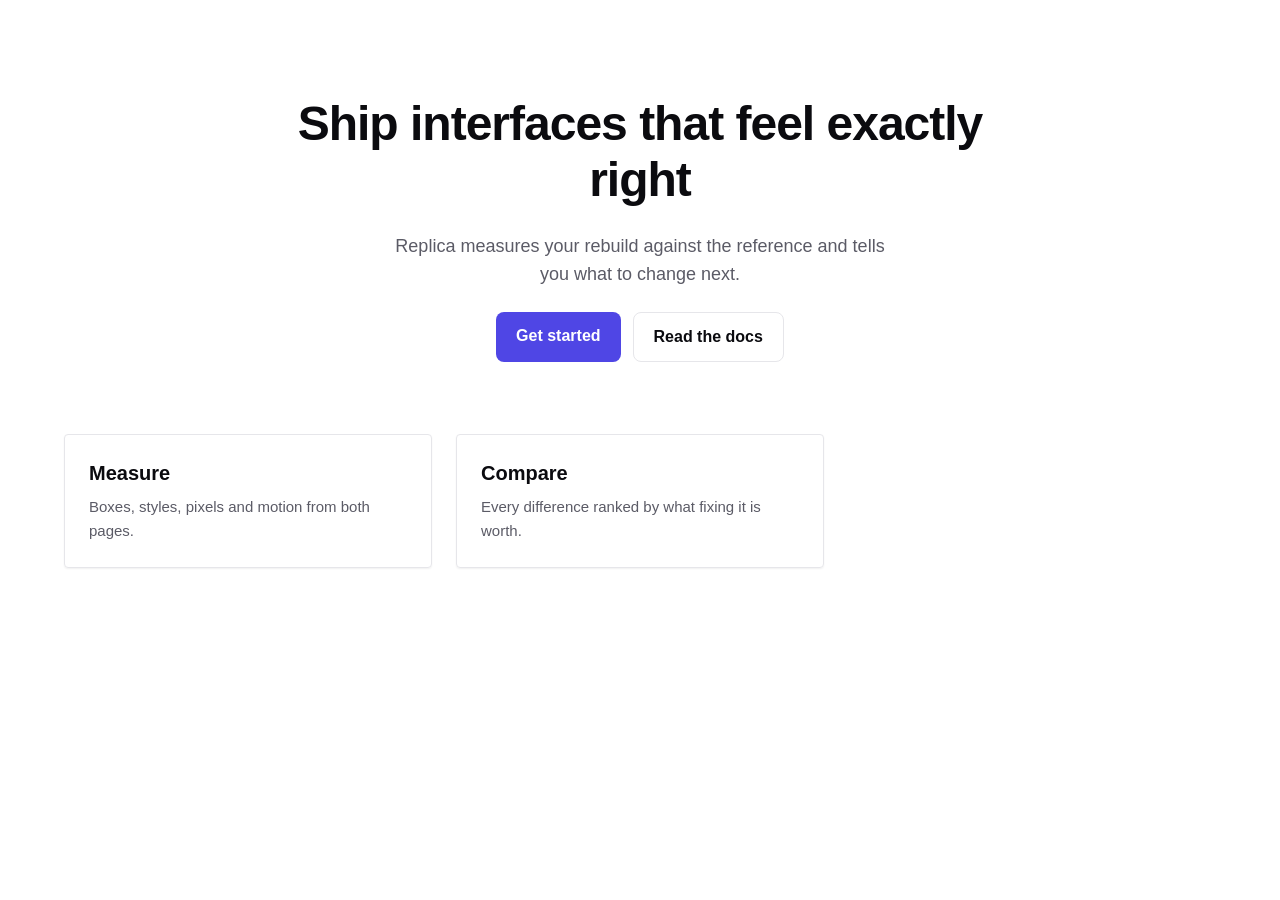
<file: aki-work/.skills/replica/scripts/test/fixtures/clone-bad.html>
<!doctype html>
<html lang="en">
<head>
<meta charset="utf-8">
<title>Bad clone</title>
<style>
  :root { --ink: #0b0b0f; --muted: #5b5b66; --accent: #5b4bff; --line: #e6e6ea; }
  * { box-sizing: border-box; margin: 0; }
  body { font-family: Arial, Helvetica, sans-serif; color: var(--ink); background: #fff; }
  .hero { padding: 96px 64px 72px; display: flex; flex-direction: column; align-items: center; gap: 24px; text-align: center; }
  .hero h1 { font-size: 48px; line-height: 56px; letter-spacing: -1px; font-weight: 700; max-width: 760px; animation: rise 600ms cubic-bezier(0.33, 1, 0.68, 1) both; }
  .hero p { font-size: 18px; line-height: 28px; color: var(--muted); max-width: 520px; animation: rise 300ms linear 120ms both; }
  .actions { display: flex; gap: 12px; animation: rise 600ms cubic-bezier(0.33, 1, 0.68, 1) 240ms both; }
  .btn { padding: 12px 20px; border-radius: 8px; font-size: 16px; line-height: 24px; font-weight: 700; text-decoration: none; }
  .primary { background: #4f46e5; color: #fff; }
  .ghost { border: 1px solid var(--line); color: var(--ink); }
  .cards { display: grid; grid-template-columns: repeat(3, 1fr); gap: 24px; padding: 0 64px 96px; }
  .card { border: 1px solid var(--line); border-radius: 4px; padding: 24px; box-shadow: 0 1px 2px rgba(0, 0, 0, 0.06); }
  .card h3 { font-size: 20px; line-height: 28px; margin-bottom: 8px; }
  .card p { font-size: 15px; line-height: 24px; color: var(--muted); }
  @keyframes rise { from { opacity: 0; transform: translateY(24px); } to { opacity: 1; transform: none; } }
  @media (max-width: 600px) {
    .hero { padding: 64px 20px 48px; }
    .hero h1 { font-size: 36px; line-height: 44px; }
    .cards { grid-template-columns: 1fr; padding: 0 20px 48px; }
  }
</style>
</head>
<body>
  <section class="hero">
    <h1>Ship interfaces that feel exactly right</h1>
    <p>Replica measures your rebuild against the reference and tells you what to change next.</p>
    <div class="actions">
      <a class="btn primary" href="#">Get started</a>
      <a class="btn ghost" href="#">Read the docs</a>
    </div>
  </section>
  <section class="cards">
    <div class="card"><h3>Measure</h3><p>Boxes, styles, pixels and motion from both pages.</p></div>
    <div class="card"><h3>Compare</h3><p>Every difference ranked by what fixing it is worth.</p></div>
  </section>
</body>
</html>
</file>
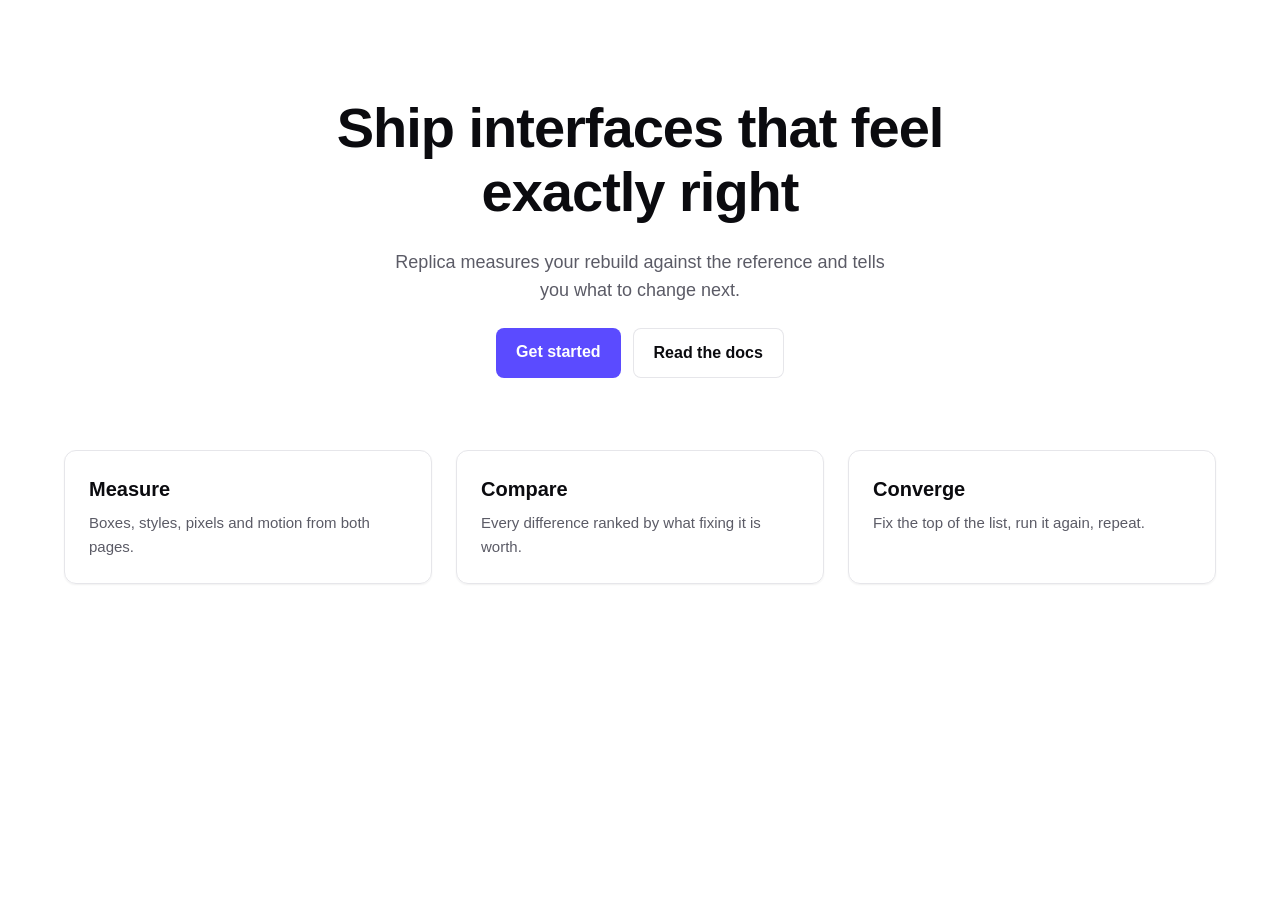
<file: aki-work/.skills/replica/scripts/test/fixtures/clone-good.html>
<!doctype html>
<html lang="en">
<head>
<meta charset="utf-8">
<title>Good clone (different markup, JS animations)</title>
<style>
  * { box-sizing: border-box; margin: 0; }
  body { font: 16px Arial, Helvetica, sans-serif; color: #0b0b0f; }
  header { padding: 96px 64px 72px; }
  .stack { display: flex; flex-direction: column; align-items: center; row-gap: 24px; text-align: center; }
  .title { font-size: 56px; line-height: 64px; letter-spacing: -1px; font-weight: 700; max-width: 760px; }
  .lede { font-size: 18px; line-height: 28px; color: #5b5b66; max-width: 520px; }
  .row { display: flex; column-gap: 12px; }
  .cta { display: block; border-radius: 8px; text-decoration: none; font-weight: 700; line-height: 24px; }
  .cta span { display: block; padding: 12px 20px; }
  .cta--main { background: #5b4bff; color: #fff; }
  .cta--alt { box-shadow: inset 0 0 0 1px #e6e6ea; color: #0b0b0f; }
  .cta--alt span { padding: 13px 21px; }
  .grid { display: flex; gap: 24px; padding: 0 64px 96px; }
  .tile { flex: 1 1 0; border-radius: 12px; }
  .tile-inner { border: 1px solid #e6e6ea; border-radius: 12px; padding: 24px; box-shadow: 0 1px 2px #0000000f; height: 100%; }
  .tile h2 { font-size: 20px; line-height: 28px; margin-bottom: 8px; }
  .tile p { font-size: 15px; line-height: 24px; color: #5b5b66; }
  @media (max-width: 600px) {
    header { padding: 64px 20px 48px; }
    .title { font-size: 36px; line-height: 44px; }
    .grid { flex-direction: column; padding: 0 20px 48px; }
  }
</style>
</head>
<body>
  <header>
    <div class="stack">
      <h1 class="title">Ship interfaces that feel exactly right</h1>
      <p class="lede">Replica measures your rebuild against the reference and tells you what to change next.</p>
      <nav class="row">
        <a class="cta cta--main" href="#"><span>Get started</span></a>
        <a class="cta cta--alt" href="#"><span>Read the docs</span></a>
      </nav>
    </div>
  </header>
  <main class="grid">
    <article class="tile"><div class="tile-inner"><h2>Measure</h2><p>Boxes, styles, pixels and motion from both pages.</p></div></article>
    <article class="tile"><div class="tile-inner"><h2>Compare</h2><p>Every difference ranked by what fixing it is worth.</p></div></article>
    <article class="tile"><div class="tile-inner"><h2>Converge</h2><p>Fix the top of the list, run it again, repeat.</p></div></article>
  </main>
  <script>
    const rise = [{ opacity: 0, transform: 'translateY(24px)' }, { opacity: 1, transform: 'none' }];
    ['.title', '.lede', '.row'].forEach((sel, i) =>
      document.querySelector(sel).animate(rise, { duration: 600, delay: i * 120, easing: 'cubic-bezier(0.33, 1, 0.68, 1)', fill: 'both' }));
  </script>
</body>
</html>
</file>
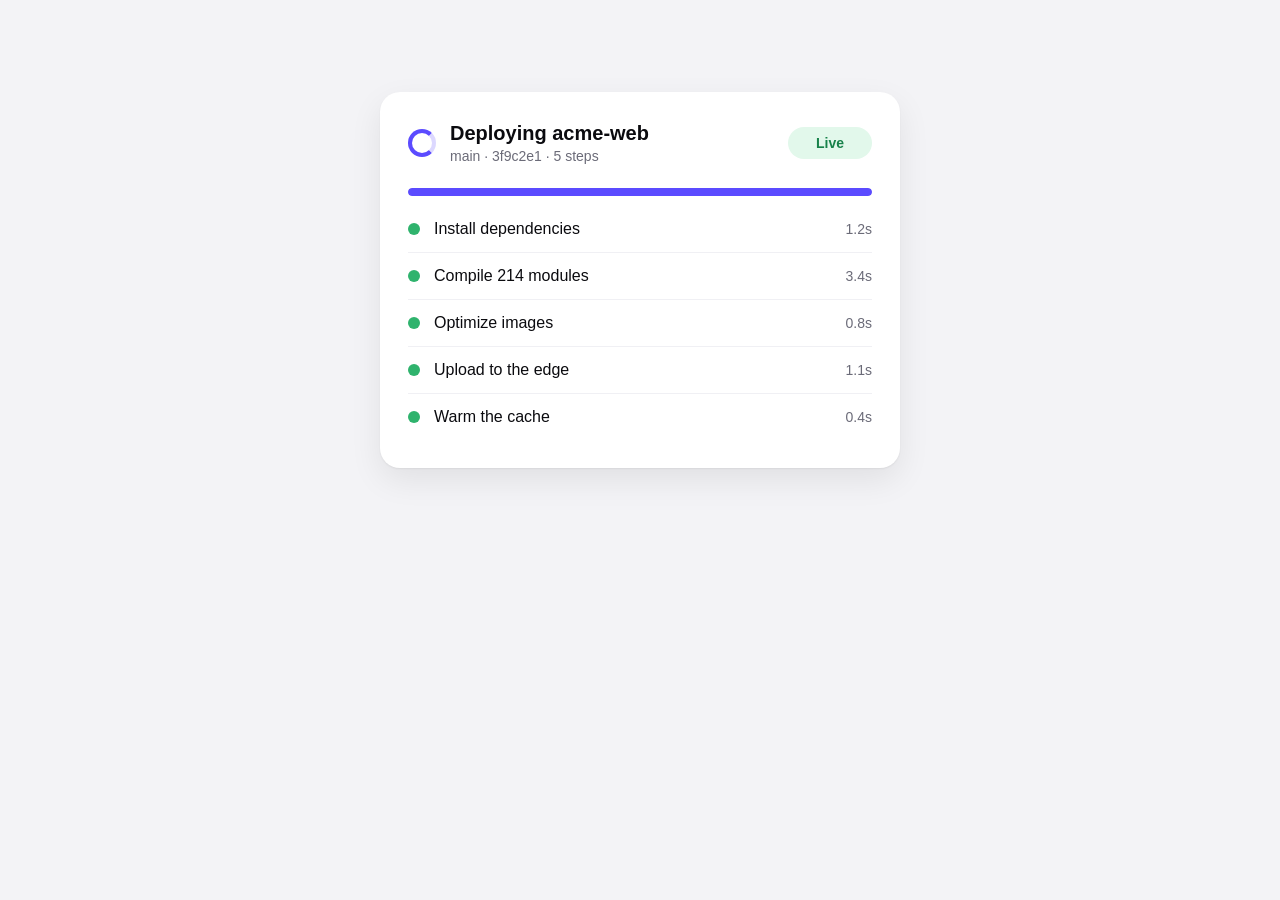
<file: aki-work/.skills/replica/scripts/test/fixtures/motion-clone-bad.html>
<!doctype html>
<html>
<head>
<meta charset="utf-8">
<title>Deploy card</title>
<style>
  * { box-sizing: border-box; margin: 0; padding: 0; }
  body { font-family: Arial, sans-serif; background: #f3f3f6; color: #0b0b0f; height: 560px; display: grid; place-items: center; }
  .card { width: 520px; padding: 28px; border-radius: 20px; background: #fff; box-shadow: 0 1px 2px #0000000f, 0 12px 32px #0b0b0f14;
    animation: rise 500ms ease-out both, fade 400ms ease both; }
  header { display: grid; grid-template-columns: 28px 1fr auto; gap: 14px; align-items: center; }
  .spin { width: 28px; height: 28px; border-radius: 50%; border: 4px solid #5b4bff; border-right-color: #dcd8ff; }
  h2 { font-size: 20px; line-height: 26px; animation: slide 400ms ease 100ms both; }
  .sub { font-size: 14px; line-height: 20px; color: #6b6b78; animation: slide 400ms ease 100ms both; }
  .pill { display: grid; padding: 6px 14px; border-radius: 999px; font-size: 14px; font-weight: 700; line-height: 20px;
    background: #fff1de; color: #b4610a; animation: flip 200ms ease 900ms both; }
  .pill span { grid-area: 1 / 1; text-align: center; }
  .pill .was { animation: out 200ms ease 900ms both; }
  .pill .now { animation: in 200ms ease 900ms both; }
  .bar { height: 8px; margin: 22px 0 10px; border-radius: 4px; background: #ececf1; overflow: hidden; }
  .fill { width: 100%; height: 100%; border-radius: 4px; background: #5b4bff; animation: fill 600ms linear both; }
  li { display: grid; grid-template-columns: 12px 1fr auto; gap: 14px; align-items: center; padding: 12px 0; border-bottom: 1px solid #f0f0f4;
    font-size: 16px; line-height: 22px; list-style: none; animation: row 300ms ease both; }
  li:last-child { border-bottom: 0; }
  li .dot { width: 12px; height: 12px; border-radius: 50%; background: #2fb36d; }
  li .t { font-size: 14px; color: #6b6b78; }
  li:nth-child(1) { animation-delay: 200ms; }
  li:nth-child(2) { animation-delay: 320ms; }
  li:nth-child(3) { animation-delay: 440ms; }
  li:nth-child(4) { animation-delay: 560ms; }
  li:nth-child(5) { animation-delay: 680ms; }

  @keyframes rise { from { transform: translateY(28px) scale(0.94); } }
  @keyframes fade { from { opacity: 0; } }
  @keyframes slide { from { transform: translateX(-14px); opacity: 0; } }
  @keyframes flip { to { background: #e2f8eb; color: #17824a; } }
  @keyframes out { to { opacity: 0; } }
  @keyframes in { from { opacity: 0; transform: translateY(6px); } }
  @keyframes fill { from { width: 0; } }
  @keyframes row { from { transform: translateY(14px); opacity: 0; } }
</style>
</head>
<body>
  <section class="card">
    <header>
      <span class="spin"></span>
      <div><h2>Deploying acme-web</h2><p class="sub">main · 3f9c2e1 · 5 steps</p></div>
      <span class="pill"><span class="was">Building</span><span class="now">Live</span></span>
    </header>
    <div class="bar"><div class="fill"></div></div>
    <ul>
      <li><span class="dot"></span><span>Install dependencies</span><span class="t">1.2s</span></li>
      <li><span class="dot"></span><span>Compile 214 modules</span><span class="t">3.4s</span></li>
      <li><span class="dot"></span><span>Optimize images</span><span class="t">0.8s</span></li>
      <li><span class="dot"></span><span>Upload to the edge</span><span class="t">1.1s</span></li>
      <li><span class="dot"></span><span>Warm the cache</span><span class="t">0.4s</span></li>
    </ul>
  </section>
</body>
</html>
</file>
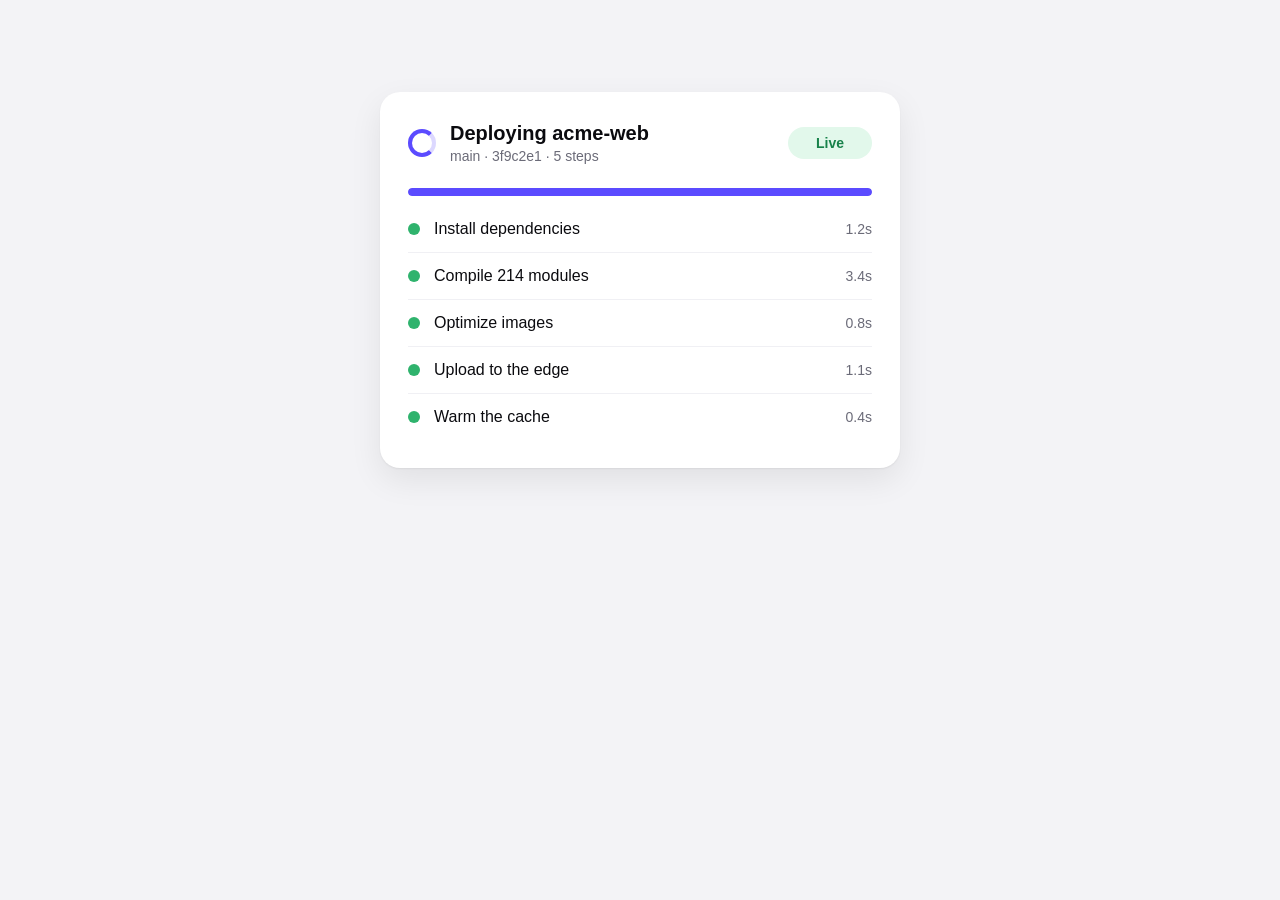
<file: aki-work/.skills/replica/scripts/test/fixtures/motion-clone-good.html>
<!doctype html>
<html>
<head>
<meta charset="utf-8">
<title>Deploy card</title>
<style>
  * { box-sizing: border-box; margin: 0; padding: 0; }
  body { font-family: Arial, sans-serif; background: #f3f3f6; color: #0b0b0f; height: 560px; display: grid; place-items: center; }
  .card { width: 520px; padding: 28px; border-radius: 20px; background: #fff; box-shadow: 0 1px 2px #0000000f, 0 12px 32px #0b0b0f14;
    animation: rise 900ms linear(0, 0.0461, 0.1629, 0.3208, 0.4947, 0.6649, 0.8175, 0.9441, 1.0407, 1.1072, 1.146, 1.1613, 1.1583, 1.1423, 1.1182, 1.0905, 1.0624, 1.0366, 1.0147, 0.9976, 0.9854, 0.9778, 0.9742, 0.9739, 0.976, 0.9796, 0.984, 0.9885, 0.9929, 0.9966, 0.9996, 1.0019, 1.0033, 1.0041, 1.0043, 1.004, 1.0035, 1.0028, 1.0021, 1.0014, 1.0007, 1.0002, 0.9998, 0.9995, 0.9994, 1) both, fade 240ms linear both; }
  header { display: grid; grid-template-columns: 28px 1fr auto; gap: 14px; align-items: center; }
  .spin { width: 28px; height: 28px; border-radius: 50%; border: 4px solid #5b4bff; border-right-color: #dcd8ff;
    animation: turn 1000ms cubic-bezier(0.65, 0, 0.35, 1) 150ms both; }
  h2 { font-size: 20px; line-height: 26px; animation: slide 450ms cubic-bezier(0.22, 1, 0.36, 1) 120ms both; }
  .sub { font-size: 14px; line-height: 20px; color: #6b6b78; animation: slide 480ms cubic-bezier(0.16, 1, 0.3, 1) 180ms both; }
  .pill { display: grid; padding: 6px 14px; border-radius: 999px; font-size: 14px; font-weight: 700; line-height: 20px;
    background: #fff1de; color: #b4610a; animation: flip 260ms ease 1150ms both; }
  .pill span { grid-area: 1 / 1; text-align: center; }
  .pill .was { animation: out 260ms ease 1150ms both; }
  .pill .now { animation: in 260ms ease 1150ms both; }
  .bar { height: 8px; margin: 22px 0 10px; border-radius: 4px; background: #ececf1; overflow: hidden; }
  .fill { width: 100%; height: 100%; border-radius: 4px; background: #5b4bff; animation: fill 950ms cubic-bezier(0.76, 0, 0.24, 1) 200ms both; }
  li { display: grid; grid-template-columns: 12px 1fr auto; gap: 14px; align-items: center; padding: 12px 0; border-bottom: 1px solid #f0f0f4;
    font-size: 16px; line-height: 22px; list-style: none; animation: row 450ms cubic-bezier(0.25, 1, 0.5, 1) both; }
  li:last-child { border-bottom: 0; }
  li .dot { width: 12px; height: 12px; border-radius: 50%; background: #2fb36d; animation: pop 380ms cubic-bezier(0.34, 1.56, 0.64, 1) both; }
  li .t { font-size: 14px; color: #6b6b78; }
  li:nth-child(1) { animation-delay: 300ms; } li:nth-child(1) .dot { animation-delay: 420ms; }
  li:nth-child(2) { animation-delay: 370ms; } li:nth-child(2) .dot { animation-delay: 490ms; }
  li:nth-child(3) { animation-delay: 440ms; } li:nth-child(3) .dot { animation-delay: 560ms; }
  li:nth-child(4) { animation-delay: 510ms; } li:nth-child(4) .dot { animation-delay: 630ms; }
  li:nth-child(5) { animation-delay: 580ms; } li:nth-child(5) .dot { animation-delay: 700ms; }

  @keyframes rise { from { transform: translateY(28px) scale(0.94); } }
  @keyframes fade { from { opacity: 0; } }
  @keyframes turn { to { transform: rotate(360deg); } }
  @keyframes pop { from { transform: scale(0); } }
  @keyframes slide { from { transform: translateX(-14px); opacity: 0; } }
  @keyframes flip { to { background: #e2f8eb; color: #17824a; } }
  @keyframes out { to { opacity: 0; } }
  @keyframes in { from { opacity: 0; transform: translateY(6px); } }
  @keyframes fill { from { width: 0; } }
  @keyframes row { from { transform: translateY(14px); opacity: 0; } }
</style>
</head>
<body>
  <section class="card">
    <header>
      <span class="spin"></span>
      <div><h2>Deploying acme-web</h2><p class="sub">main · 3f9c2e1 · 5 steps</p></div>
      <span class="pill"><span class="was">Building</span><span class="now">Live</span></span>
    </header>
    <div class="bar"><div class="fill"></div></div>
    <ul>
      <li><span class="dot"></span><span>Install dependencies</span><span class="t">1.2s</span></li>
      <li><span class="dot"></span><span>Compile 214 modules</span><span class="t">3.4s</span></li>
      <li><span class="dot"></span><span>Optimize images</span><span class="t">0.8s</span></li>
      <li><span class="dot"></span><span>Upload to the edge</span><span class="t">1.1s</span></li>
      <li><span class="dot"></span><span>Warm the cache</span><span class="t">0.4s</span></li>
    </ul>
  </section>
</body>
</html>
</file>
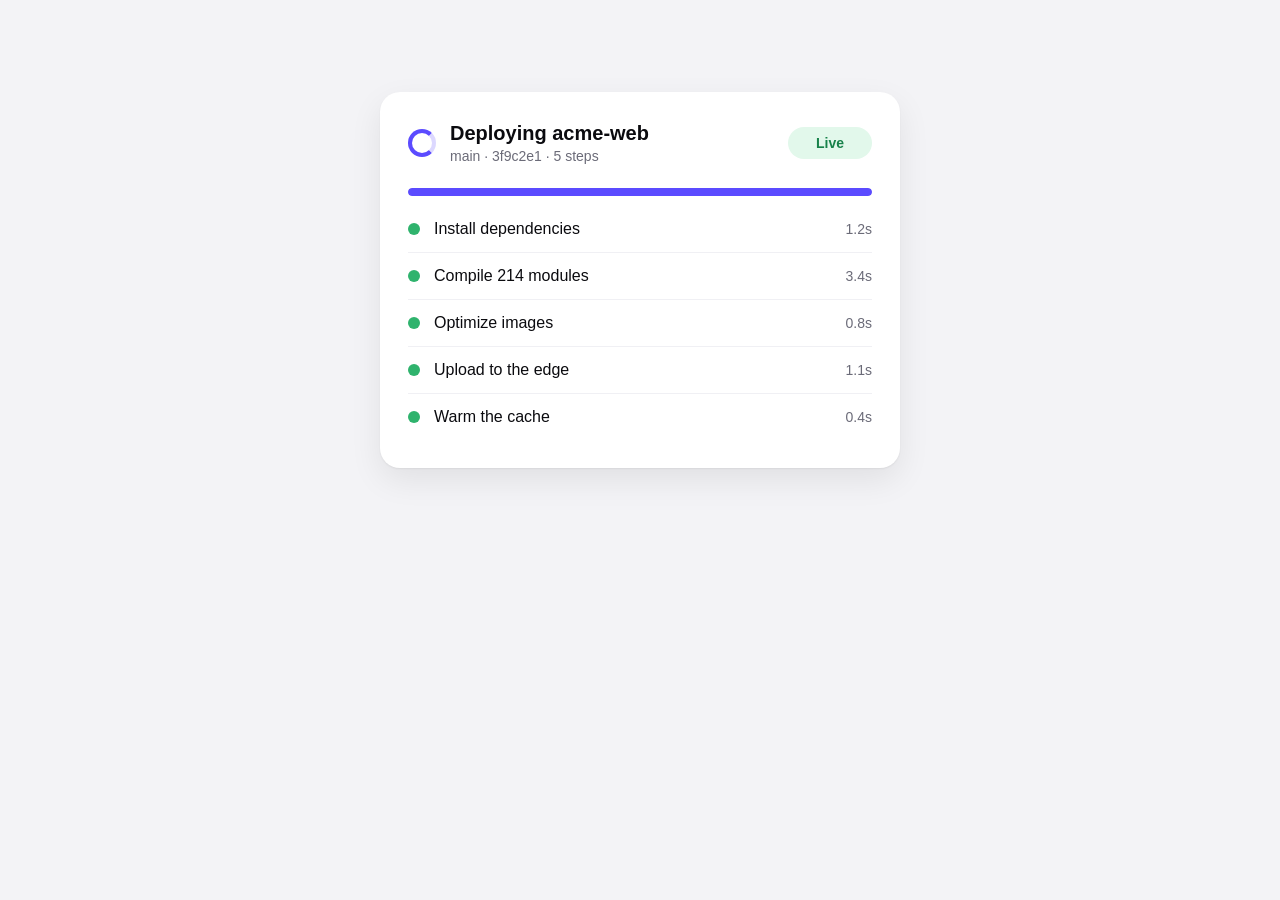
<file: aki-work/.skills/replica/scripts/test/fixtures/motion-ref.html>
<!doctype html>
<html>
<head>
<meta charset="utf-8">
<title>Deploy card</title>
<style>
  /* A deploy panel that assembles itself: spring, staggered rows, popping dots, a spinner,
     an eased progress bar and a status flip. */
  :root {
    --spring: linear(0, 0.0465, 0.1644, 0.3237, 0.4991, 0.6706, 0.8242, 0.9513, 1.0479, 1.1138, 1.1516, 1.1657, 1.1613, 1.1439, 1.1185, 1.0897, 1.0608, 1.0345, 1.0123, 0.9951, 0.9831, 0.9758, 0.9727, 0.9728, 0.9753, 0.9793, 0.984, 0.9889, 0.9934, 0.9972, 1.0003, 1.0024, 1.0038, 1.0045, 1.0046, 1.0042, 1.0036, 1.0028, 1.002, 1.0013, 1.0006, 1.0001, 0.9997, 0.9994, 0.9993, 1);
    --out-expo: cubic-bezier(0.16, 1, 0.3, 1);
    --out-quart: cubic-bezier(0.25, 1, 0.5, 1);
    --out-back: cubic-bezier(0.34, 1.56, 0.64, 1);
    --in-out-quart: cubic-bezier(0.76, 0, 0.24, 1);
  }
  * { box-sizing: border-box; margin: 0; padding: 0; }
  body { font-family: Arial, sans-serif; background: #f3f3f6; color: #0b0b0f; height: 560px; display: grid; place-items: center; }
  .card { width: 520px; padding: 28px; border-radius: 20px; background: #fff; box-shadow: 0 1px 2px #0000000f, 0 12px 32px #0b0b0f14;
    animation: rise 900ms var(--spring) both, fade 240ms linear both; }
  header { display: grid; grid-template-columns: 28px 1fr auto; gap: 14px; align-items: center; }
  .spin { width: 28px; height: 28px; border-radius: 50%; border: 4px solid #5b4bff; border-right-color: #dcd8ff;
    animation: turn 1000ms cubic-bezier(0.65, 0, 0.35, 1) 150ms both; }
  h2 { font-size: 20px; line-height: 26px; animation: slide 500ms var(--out-expo) 120ms both; }
  .sub { font-size: 14px; line-height: 20px; color: #6b6b78; animation: slide 500ms var(--out-expo) 180ms both; }
  .pill { display: grid; padding: 6px 14px; border-radius: 999px; font-size: 14px; font-weight: 700; line-height: 20px;
    background: #fff1de; color: #b4610a; animation: flip 260ms ease 1150ms both; }
  .pill span { grid-area: 1 / 1; text-align: center; }
  .pill .was { animation: out 260ms ease 1150ms both; }
  .pill .now { animation: in 260ms ease 1150ms both; }
  .bar { height: 8px; margin: 22px 0 10px; border-radius: 4px; background: #ececf1; overflow: hidden; }
  .fill { width: 100%; height: 100%; border-radius: 4px; background: #5b4bff; animation: fill 950ms var(--in-out-quart) 200ms both; }
  li { display: grid; grid-template-columns: 12px 1fr auto; gap: 14px; align-items: center; padding: 12px 0; border-bottom: 1px solid #f0f0f4;
    font-size: 16px; line-height: 22px; list-style: none; animation: row 450ms var(--out-quart) both; }
  li:last-child { border-bottom: 0; }
  li .dot { width: 12px; height: 12px; border-radius: 50%; background: #2fb36d; animation: pop 380ms var(--out-back) both; }
  li .t { font-size: 14px; color: #6b6b78; }
  li:nth-child(1) { animation-delay: 300ms; } li:nth-child(1) .dot { animation-delay: 420ms; }
  li:nth-child(2) { animation-delay: 370ms; } li:nth-child(2) .dot { animation-delay: 490ms; }
  li:nth-child(3) { animation-delay: 440ms; } li:nth-child(3) .dot { animation-delay: 560ms; }
  li:nth-child(4) { animation-delay: 510ms; } li:nth-child(4) .dot { animation-delay: 630ms; }
  li:nth-child(5) { animation-delay: 580ms; } li:nth-child(5) .dot { animation-delay: 700ms; }

  @keyframes rise { from { transform: translateY(28px) scale(0.94); } }
  @keyframes fade { from { opacity: 0; } }
  @keyframes turn { to { transform: rotate(360deg); } }
  @keyframes slide { from { transform: translateX(-14px); opacity: 0; } }
  @keyframes flip { to { background: #e2f8eb; color: #17824a; } }
  @keyframes out { to { opacity: 0; } }
  @keyframes in { from { opacity: 0; transform: translateY(6px); } }
  @keyframes fill { from { width: 0; } }
  @keyframes row { from { transform: translateY(14px); opacity: 0; } }
  @keyframes pop { from { transform: scale(0); } }
</style>
</head>
<body>
  <section class="card">
    <header>
      <span class="spin"></span>
      <div><h2>Deploying acme-web</h2><p class="sub">main · 3f9c2e1 · 5 steps</p></div>
      <span class="pill"><span class="was">Building</span><span class="now">Live</span></span>
    </header>
    <div class="bar"><div class="fill"></div></div>
    <ul>
      <li><span class="dot"></span><span>Install dependencies</span><span class="t">1.2s</span></li>
      <li><span class="dot"></span><span>Compile 214 modules</span><span class="t">3.4s</span></li>
      <li><span class="dot"></span><span>Optimize images</span><span class="t">0.8s</span></li>
      <li><span class="dot"></span><span>Upload to the edge</span><span class="t">1.1s</span></li>
      <li><span class="dot"></span><span>Warm the cache</span><span class="t">0.4s</span></li>
    </ul>
  </section>
</body>
</html>
</file>
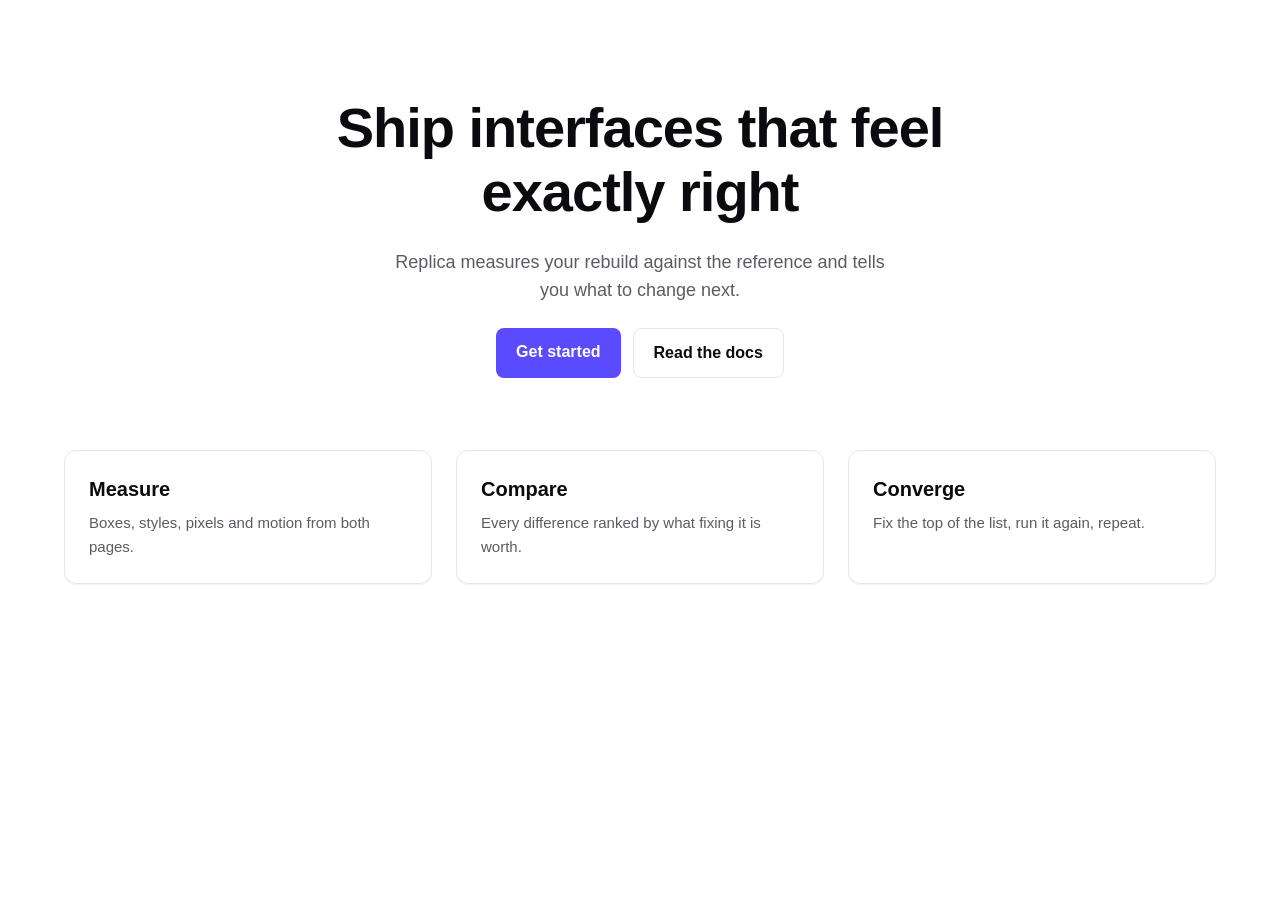
<file: aki-work/.skills/replica/scripts/test/fixtures/ref.html>
<!doctype html>
<html lang="en">
<head>
<meta charset="utf-8">
<title>Reference</title>
<style>
  :root { --ink: #0b0b0f; --muted: #5b5b66; --accent: #5b4bff; --line: #e6e6ea; }
  * { box-sizing: border-box; margin: 0; }
  body { font-family: Arial, Helvetica, sans-serif; color: var(--ink); background: #fff; }
  .hero { padding: 96px 64px 72px; display: flex; flex-direction: column; align-items: center; gap: 24px; text-align: center; }
  .hero h1 { font-size: 56px; line-height: 64px; letter-spacing: -1px; font-weight: 700; max-width: 760px; animation: rise 600ms cubic-bezier(0.33, 1, 0.68, 1) both; }
  .hero p { font-size: 18px; line-height: 28px; color: var(--muted); max-width: 520px; animation: rise 600ms cubic-bezier(0.33, 1, 0.68, 1) 120ms both; }
  .actions { display: flex; gap: 12px; animation: rise 600ms cubic-bezier(0.33, 1, 0.68, 1) 240ms both; }
  .btn { padding: 12px 20px; border-radius: 8px; font-size: 16px; line-height: 24px; font-weight: 700; text-decoration: none; }
  .primary { background: var(--accent); color: #fff; }
  .ghost { border: 1px solid var(--line); color: var(--ink); }
  .cards { display: grid; grid-template-columns: repeat(3, 1fr); gap: 24px; padding: 0 64px 96px; }
  .card { border: 1px solid var(--line); border-radius: 12px; padding: 24px; box-shadow: 0 1px 2px rgba(0, 0, 0, 0.06); }
  .card h3 { font-size: 20px; line-height: 28px; margin-bottom: 8px; }
  .card p { font-size: 15px; line-height: 24px; color: var(--muted); }
  @keyframes rise { from { opacity: 0; transform: translateY(24px); } to { opacity: 1; transform: none; } }
  @media (max-width: 600px) {
    .hero { padding: 64px 20px 48px; }
    .hero h1 { font-size: 36px; line-height: 44px; }
    .cards { grid-template-columns: 1fr; padding: 0 20px 48px; }
  }
</style>
</head>
<body>
  <section class="hero">
    <h1>Ship interfaces that feel exactly right</h1>
    <p>Replica measures your rebuild against the reference and tells you what to change next.</p>
    <div class="actions">
      <a class="btn primary" href="#">Get started</a>
      <a class="btn ghost" href="#">Read the docs</a>
    </div>
  </section>
  <section class="cards">
    <div class="card"><h3>Measure</h3><p>Boxes, styles, pixels and motion from both pages.</p></div>
    <div class="card"><h3>Compare</h3><p>Every difference ranked by what fixing it is worth.</p></div>
    <div class="card"><h3>Converge</h3><p>Fix the top of the list, run it again, repeat.</p></div>
  </section>
</body>
</html>
</file>
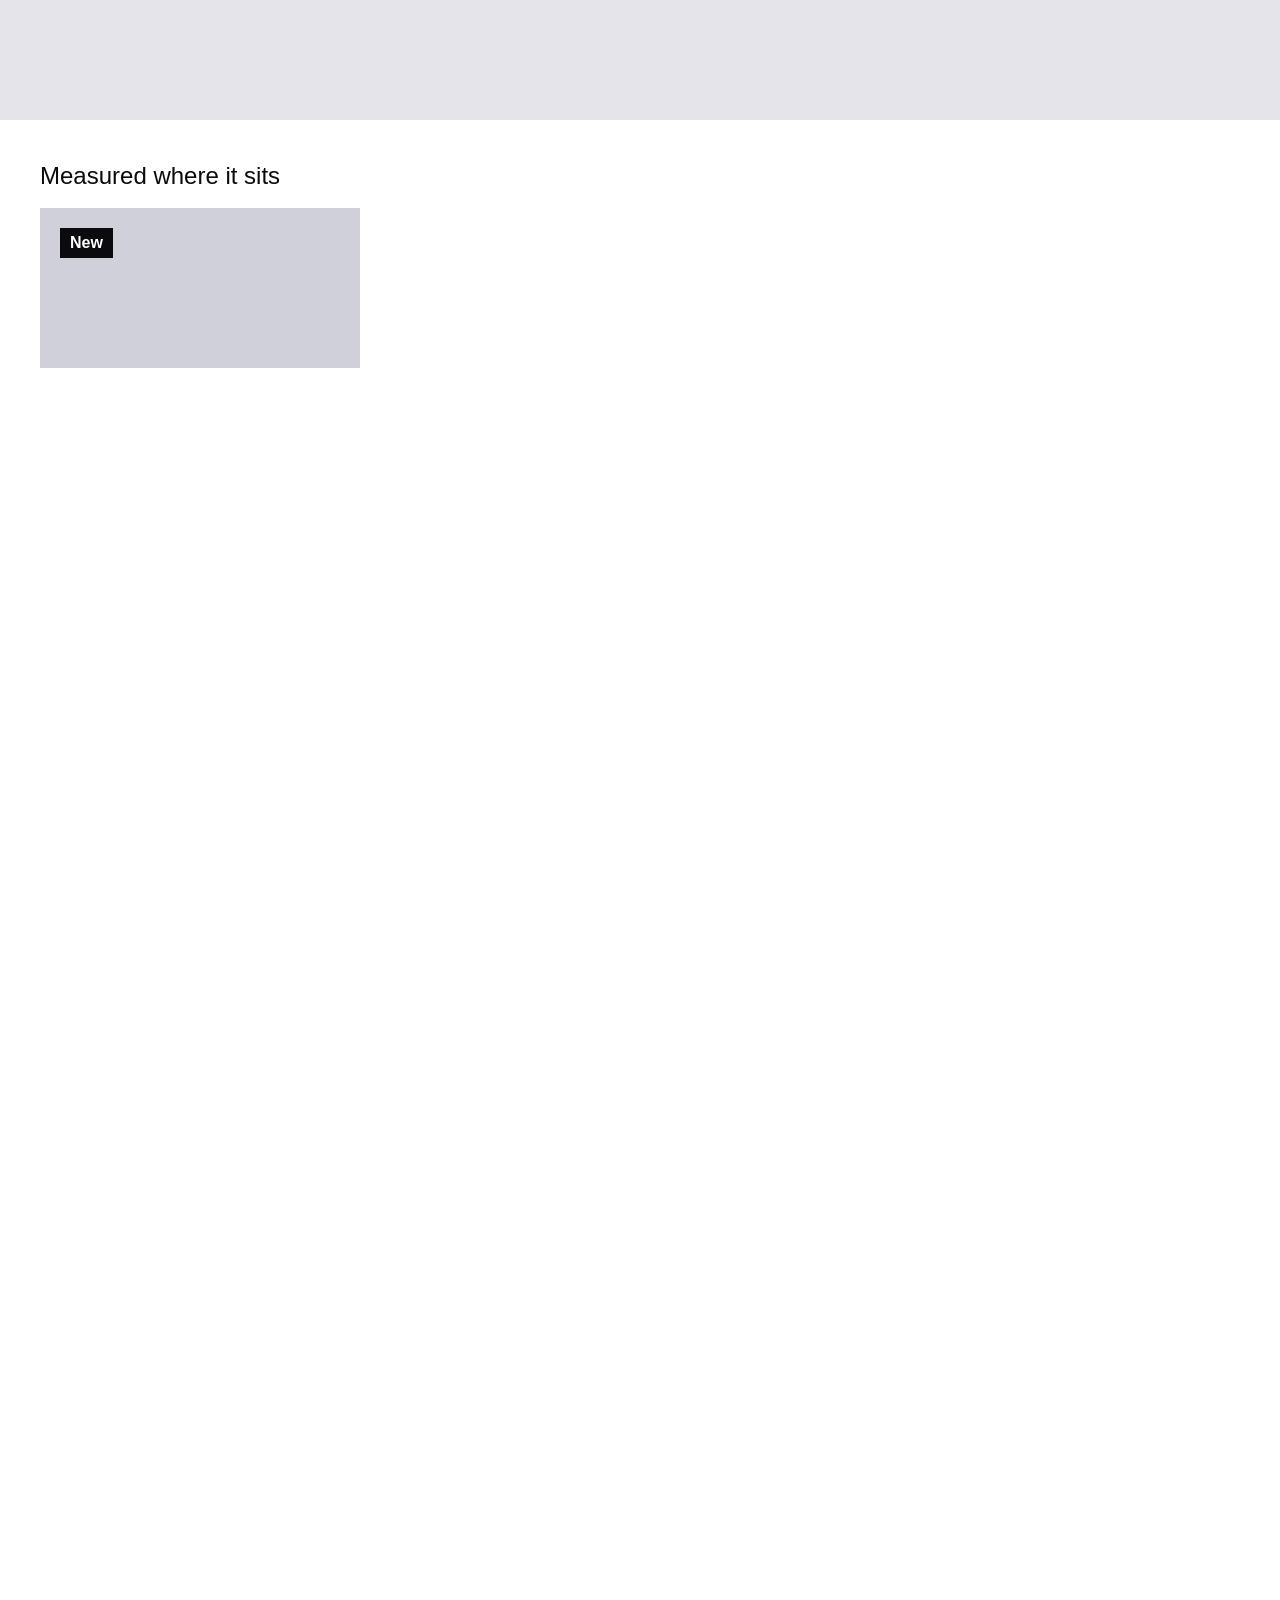
<file: aki-work/.skills/replica/scripts/test/fixtures/resize-clone.html>
<!doctype html>
<html lang="en">
<head>
<meta charset="utf-8">
<title>Section under a header that reacts to resize</title>
<style>
  /* The same page without the resize handler, a placeholder where the artwork was, and a dark chip:
     the chip paints in front of the placeholder, so its pixels still count. */
  body { margin: 0; font-family: Arial, sans-serif; color: #0b0b0f; }
  header { height: 120px; background: #e4e4ea; }
  .box { position: relative; height: 300px; padding: 40px; }
  .chip { position: absolute; left: 60px; top: 108px; padding: 4px 10px; font-size: 16px; line-height: 22px; background: #0b0b0f; color: #fff; }
  .box p { margin: 0 0 16px; font-size: 24px; line-height: 32px; }
  .after { height: 3000px; }
</style>
</head>
<body>
  <header></header>
  <section class="box">
    <p>Measured where it sits</p>
    <svg data-replica="placeholder" width="320" height="160"><rect width="320" height="160" fill="#d0d0d8"/></svg>
    <b class="chip">New</b>
  </section>
  <div class="after"></div>
</body>
</html>
</file>
<file: aki-work/company-site/assets/css/style.css>
/* =========================================================
   CRESCENT CO.,LTD — corporate site
   Design tokens
   ========================================================= */
:root{
  --ink:        #1c2430;          /* 文字・ロゴ（濃紺） */
  --ink-soft:   #4a5260;
  --ink-faint:  #8b8f97;
  --paper:      #f8f5f0;          /* 背景（温かいオフホワイト） */
  --paper-warm: #f1ece3;
  --line:       #ddd5c8;
  --gold:       #b08d5b;
  --gold-soft:  #cbb08a;
  --white:      #fffdfa;

  --serif-en: "Didot", "Bodoni 72", "Times New Roman", "Yu Mincho", serif;
  --serif-ja: "Hiragino Mincho ProN", "Yu Mincho", "YuMincho", "Noto Serif JP", serif;
  --sans-ja: "Hiragino Sans", "Hiragino Kaku Gothic ProN", "Yu Gothic", "Noto Sans JP",
             system-ui, -apple-system, "Segoe UI", sans-serif;

  --w: 1120px;                    /* コンテンツ幅 */
  --pad: clamp(20px, 5vw, 64px);
  --sec: clamp(72px, 11vw, 160px);
  --ease: cubic-bezier(.22,.61,.36,1);
}

/* ---------- reset ---------- */
*,*::before,*::after{ box-sizing:border-box; }
html{ scroll-behavior:smooth; -webkit-text-size-adjust:100%; }
body{
  margin:0;
  background:var(--paper);
  color:var(--ink);
  font-family:var(--sans-ja);
  font-size:clamp(14px, 1.05vw, 15.5px);
  line-height:2;
  letter-spacing:.04em;
  -webkit-font-smoothing:antialiased;
}
img,svg,iframe{ display:block; max-width:100%; }
h1,h2,h3,p,dl,dd,ul{ margin:0; }
ul{ padding:0; list-style:none; }
a{ color:inherit; text-decoration:none; }
::selection{ background:var(--gold-soft); color:var(--white); }

.skip-link{
  position:absolute; top:-100px; left:16px; z-index:200;
  padding:10px 18px; background:var(--ink); color:var(--white);
  transition:top .2s;
}
.skip-link:focus{ top:12px; }

/* ---------- layout ---------- */
.wrap{
  width:100%;
  max-width:var(--w);
  margin-inline:auto;
  padding-inline:var(--pad);
}
.section{ padding-block:var(--sec); }
.section--tint{ background:var(--paper-warm); }

.section__head{ margin-bottom:clamp(36px, 5vw, 72px); }
.section__num{
  font-family:var(--serif-en);
  font-size:12px;
  letter-spacing:.32em;
  color:var(--gold);
  margin-bottom:14px;
}
.section__title{
  font-family:var(--serif-ja);
  font-weight:400;
  font-size:clamp(24px, 3.1vw, 38px);
  letter-spacing:.14em;
  line-height:1.5;
}
.section__title small{
  display:block;
  font-family:var(--serif-en);
  font-size:11px;
  letter-spacing:.34em;
  color:var(--ink-faint);
  margin-top:10px;
}

/* ---------- buttons ---------- */
.btn{
  display:inline-flex;
  align-items:center;
  justify-content:center;
  gap:.6em;
  min-width:196px;
  padding:16px 30px;
  border:1px solid var(--ink);
  font-size:13px;
  letter-spacing:.18em;
  transition:background .35s var(--ease), color .35s var(--ease), border-color .35s var(--ease), transform .35s var(--ease);
}
.btn--primary{ background:var(--ink); color:var(--white); }
.btn--primary:hover{ background:var(--gold); border-color:var(--gold); transform:translateY(-2px); }
.btn--ghost{ background:transparent; color:var(--ink); }
.btn--ghost:hover{ background:var(--ink); color:var(--white); transform:translateY(-2px); }

.link{ border-bottom:1px solid var(--line); padding-bottom:1px; transition:border-color .3s, color .3s; }
.link:hover{ border-color:var(--gold); color:var(--gold); }

/* =========================================================
   HEADER
   ========================================================= */
.site-header{
  position:fixed; inset:0 0 auto 0; z-index:100;
  background:color-mix(in srgb, var(--paper) 0%, transparent);
  transition:background .4s var(--ease), box-shadow .4s var(--ease), backdrop-filter .4s;
}
.site-header.is-scrolled{
  background:rgba(248,245,240,.86);
  backdrop-filter:blur(14px) saturate(1.1);
  box-shadow:0 1px 0 rgba(28,36,48,.07);
}
.site-header__inner{
  max-width:var(--w); margin-inline:auto;
  padding:18px var(--pad);
  display:flex; align-items:center; justify-content:space-between; gap:24px;
  transition:padding .4s var(--ease);
}
.site-header.is-scrolled .site-header__inner{ padding-block:12px; }

.brand{ display:flex; align-items:center; gap:12px; }
.brand__mark{ color:var(--gold); display:flex; }
.brand__text{ display:flex; flex-direction:column; line-height:1.15; }
.brand__latin{
  font-family:var(--serif-en);
  font-size:19px; letter-spacing:.30em;
}
.brand__ja{
  font-size:9px; letter-spacing:.22em; color:var(--ink-faint); margin-top:3px;
}

.nav__list{ display:flex; align-items:center; gap:clamp(14px, 1.8vw, 30px); }
.nav__list a{
  position:relative;
  font-size:11.5px; letter-spacing:.12em;
  padding-block:6px;
  transition:color .3s;
}
.nav__num{
  display:none;
  font-family:var(--serif-en); font-size:9px; color:var(--gold);
  margin-right:6px; letter-spacing:.1em;
}
.nav__list a::after{
  content:""; position:absolute; left:0; bottom:0;
  width:100%; height:1px; background:var(--gold);
  transform:scaleX(0); transform-origin:right;
  transition:transform .45s var(--ease);
}
.nav__list a:hover::after{ transform:scaleX(1); transform-origin:left; }
.nav__cta{
  border:1px solid var(--ink);
  padding:9px 20px !important;
  transition:background .3s, color .3s;
}
.nav__cta::after{ display:none; }
.nav__cta:hover{ background:var(--ink); color:var(--white); }

.burger{
  display:none;
  width:44px; height:44px; padding:0;
  background:none; border:0; cursor:pointer;
  position:relative;
}
.burger span{
  position:absolute; left:12px; width:20px; height:1px; background:var(--ink);
  transition:transform .4s var(--ease), opacity .3s;
}
.burger span:nth-child(1){ top:19px; }
.burger span:nth-child(2){ top:25px; }
.burger[aria-expanded="true"] span:nth-child(1){ transform:translateY(3px) rotate(24deg); }
.burger[aria-expanded="true"] span:nth-child(2){ transform:translateY(-3px) rotate(-24deg); }

/* =========================================================
   HERO
   ========================================================= */
.hero{
  position:relative;
  min-height:100svh;
  display:flex; align-items:center;
  padding-top:clamp(90px, 14vh, 150px);
  padding-bottom:clamp(70px, 10vh, 120px);
  overflow:hidden;
  background:
    radial-gradient(120% 90% at 78% 12%, #fffdf8 0%, rgba(255,253,248,0) 55%),
    linear-gradient(168deg, #faf7f1 0%, #f3ece1 58%, #ece3d5 100%);
}
.hero__bg{ position:absolute; inset:0; pointer-events:none; }
.hero__circle{
  position:absolute; border-radius:50%;
  border:1px solid rgba(176,141,91,.28);
}
.hero__circle--1{ width:min(58vw,720px); aspect-ratio:1; right:-8vw; top:-14vw; }
.hero__circle--2{ width:min(30vw,380px); aspect-ratio:1; right:6vw; bottom:-10vw; border-color:rgba(176,141,91,.18); }
.hero__monogram{
  position:absolute;
  right:clamp(2vw, 5vw, 9vw);
  top:50%; translate:0 -52%;
  font-family:var(--serif-en);
  font-size:min(46vw, 500px);
  line-height:.8;
  color:rgba(28,36,48,.035);
  user-select:none;
}

.hero__inner{
  position:relative;
  width:100%; max-width:var(--w); margin-inline:auto;
  padding-inline:var(--pad);
}
.hero__eyebrow{
  font-family:var(--serif-en);
  font-size:11px; letter-spacing:.38em;
  color:var(--gold);
  margin-bottom:clamp(20px, 3vw, 34px);
}
.hero__title{
  font-family:var(--serif-ja);
  font-weight:400;
  font-size:clamp(34px, 6.2vw, 82px);
  line-height:1.36;
  letter-spacing:.10em;
  margin-bottom:clamp(24px, 3.4vw, 44px);
}
.hero__title .hl{
  position:relative;
  display:inline-block;
  white-space:nowrap;
  z-index:0;
}
.hero__title .hl::after{
  content:"";
  position:absolute; left:-.05em; right:.30em; bottom:.08em; height:.26em;
  background:linear-gradient(90deg, rgba(203,176,138,.62), rgba(203,176,138,.26));
  z-index:-1;
}
.hero__lead{
  color:var(--ink-soft);
  font-size:clamp(13px, 1.25vw, 15px);
  line-height:2.1;
  margin-bottom:clamp(30px, 4vw, 48px);
}
.hero__actions{ display:flex; flex-wrap:wrap; gap:14px; }

.hero__scroll{
  position:absolute; left:50%; bottom:26px; translate:-50% 0;
  display:flex; flex-direction:column; align-items:center; gap:10px;
  font-family:var(--serif-en); font-size:9px; letter-spacing:.34em; color:var(--ink-faint);
}
.hero__scroll i{
  width:1px; height:52px; background:linear-gradient(var(--ink-faint), transparent);
  animation:scrollLine 2.4s var(--ease) infinite;
}
@keyframes scrollLine{
  0%{ transform:scaleY(.2); transform-origin:top; opacity:0; }
  40%{ transform:scaleY(1); opacity:1; }
  100%{ transform:scaleY(1); transform-origin:bottom; opacity:0; }
}

/* =========================================================
   ABOUT
   ========================================================= */
.about{
  display:grid;
  grid-template-columns:minmax(0,.86fr) minmax(0,1fr);
  gap:clamp(28px, 5vw, 80px);
  align-items:start;
}
.about__lead{
  font-family:var(--serif-ja);
  font-size:clamp(17px, 1.85vw, 24px);
  line-height:1.95;
  letter-spacing:.08em;
}
.about__body p + p{ margin-top:1.4em; }
.about__body{ color:var(--ink-soft); }

.stats{
  display:grid;
  grid-template-columns:repeat(3, minmax(0,1fr));
  gap:1px;
  background:var(--line);
  border-block:1px solid var(--line);
  margin-top:clamp(48px, 7vw, 96px);
}
.stats li{
  background:var(--paper);
  padding:clamp(22px, 3vw, 34px) clamp(14px, 2vw, 24px);
  display:flex; flex-direction:column; gap:8px;
}
.stats__num{
  font-family:var(--serif-en);
  font-size:clamp(26px, 3.4vw, 42px);
  line-height:1;
  letter-spacing:.02em;
}
.stats__num small{ font-size:.5em; }
.stats__label{ font-size:11px; letter-spacing:.14em; color:var(--ink-faint); }

/* =========================================================
   BUSINESS
   ========================================================= */
.cards{
  display:grid;
  grid-template-columns:repeat(3, minmax(0,1fr));
  gap:1px; background:var(--line);
  border:1px solid var(--line);
}
.card{
  background:var(--paper-warm);
  padding:clamp(26px, 3.4vw, 44px) clamp(20px, 2.6vw, 34px);
  transition:background .45s var(--ease), transform .45s var(--ease);
}
.card:hover{ background:var(--white); }
.card__num{
  font-family:var(--serif-en); font-size:11px; letter-spacing:.3em;
  color:var(--gold); margin-bottom:clamp(18px, 3vw, 34px);
}
.card__title{
  font-family:var(--serif-ja); font-weight:400;
  font-size:clamp(16px, 1.5vw, 19px);
  letter-spacing:.10em;
  margin-bottom:16px;
}
.card__text{ color:var(--ink-soft); font-size:13.5px; line-height:2; }


/* =========================================================
   ONLINE STORE（楽天市場店 AKI）
   ========================================================= */
.shop{
  display:grid;
  grid-template-columns:minmax(0,1.1fr) minmax(0,1fr);
  gap:clamp(26px, 3.6vw, 56px);
  align-items:start;
}
.shop__visuals{ display:grid; gap:14px; }

.shop__caption{
  font-size:10.5px; letter-spacing:.08em;
  color:var(--ink-faint);
  margin-top:2px;
}
.shop__visual{
  display:block;
  position:relative;
  overflow:hidden;
  background:var(--paper-warm);
  border:1px solid var(--line);
  box-shadow:0 18px 44px -32px rgba(28,36,48,.45);
}
.shop__visual img{
  width:100%; height:auto;
  transition:transform 1.1s var(--ease), filter .6s var(--ease);
}
.shop__visual:hover img{ transform:scale(1.03); }

.shop__label{
  font-family:var(--serif-en);
  font-size:11px; letter-spacing:.30em; color:var(--gold);
  margin-bottom:10px;
}
.shop__title{
  font-family:var(--serif-en);
  font-weight:400; font-style:italic;
  font-size:clamp(38px, 5vw, 62px);
  letter-spacing:.06em;
  line-height:1.05;
  margin-bottom:22px;
}
.shop__text{
  color:var(--ink-soft);
  font-size:13.5px; line-height:2.05;
  margin-bottom:clamp(22px, 3vw, 34px);
}
.shop__meta{
  display:grid;
  grid-template-columns:auto 1fr;
  gap:10px 22px;
  padding-block:22px;
  border-top:1px solid var(--line);
  border-bottom:1px solid var(--line);
  margin-bottom:clamp(24px, 3vw, 34px);
}
.shop__meta dt{
  font-size:11px; letter-spacing:.16em; color:var(--ink-faint);
  white-space:nowrap;
}
.shop__meta dd{ font-size:12.5px; letter-spacing:.06em; }
.shop__actions{ display:flex; flex-wrap:wrap; gap:12px; }
.shop__url{
  margin-top:22px;
  font-family:var(--serif-en);
  font-size:11.5px; letter-spacing:.04em;
  color:var(--ink-faint);
  word-break:break-all;
}
.shop__url-label{
  display:inline-block;
  font-size:9px; letter-spacing:.28em;
  color:var(--gold);
  margin-right:12px;
}

/* =========================================================
   COMPANY TABLE
   ========================================================= */
.table-wrap{ border-top:1px solid var(--line); }
.table{ width:100%; border-collapse:collapse; }
.table th,.table td{
  text-align:left; vertical-align:top;
  padding:clamp(16px, 2.4vw, 26px) 0;
  border-bottom:1px solid var(--line);
  font-weight:400;
}
.table th{
  width:clamp(120px, 22%, 220px);
  font-size:12px; letter-spacing:.16em; color:var(--ink-soft);
  padding-right:24px;
}
.table td{ letter-spacing:.06em; }

.company-en{
  margin-top:clamp(36px, 5vw, 64px);
  padding-left:clamp(0px, 22%, 240px);
}
.company-en__name{
  font-family:var(--serif-en);
  font-size:clamp(15px, 1.5vw, 19px);
  letter-spacing:.26em;
  margin-bottom:12px;
}
.company-en__address{
  font-family:var(--serif-en);
  font-size:13px; letter-spacing:.06em; line-height:2;
  color:var(--ink-faint);
}

/* =========================================================
   ACCESS
   ========================================================= */
.access{
  display:grid;
  grid-template-columns:minmax(0,.78fr) minmax(0,1fr);
  gap:clamp(28px, 4vw, 60px);
  align-items:start;
}
.access__dl dt{
  font-size:11px; letter-spacing:.18em; color:var(--gold);
  margin-bottom:6px;
}
.access__dl dd{
  margin:0 0 26px; line-height:2; letter-spacing:.05em;
}
.access__map{
  position:relative;
  aspect-ratio:16/11;
  background:var(--paper);
  border:1px solid var(--line);
  overflow:hidden;
}
.access__map iframe{
  position:absolute; inset:0;
  width:100%; height:100%;
  border:0;
  filter:grayscale(.36) contrast(.96) sepia(.12);
}
/* マップが読み込めない環境でも枠が壊れて見えないように */
.access__map-fallback{
  position:absolute; left:0; right:0; bottom:0;
  display:flex; align-items:center; justify-content:space-between;
  gap:12px;
  padding:10px 14px;
  background:rgba(248,245,240,.92);
  border-top:1px solid var(--line);
  font-family:var(--serif-en);
  font-size:10px; letter-spacing:.22em; color:var(--ink-faint);
}
.access__map-fallback a{
  font-family:var(--sans-ja); font-size:11px; letter-spacing:.06em; color:var(--ink);
  border-bottom:1px solid var(--line);
}
.access__map-fallback a:hover{ border-color:var(--gold); color:var(--gold); }

/* =========================================================
   CONTACT
   ========================================================= */
.contact{
  padding-block:var(--sec);
  background:
    radial-gradient(90% 120% at 20% 0%, #232e3d 0%, #1a222d 60%, #151c25 100%);
  color:var(--white);
  text-align:center;
}
.contact__eyebrow{
  font-family:var(--serif-en); font-size:11px; letter-spacing:.4em;
  color:var(--gold-soft); margin-bottom:22px;
}
.contact__title{
  font-family:var(--serif-ja); font-weight:400;
  font-size:clamp(22px, 3.2vw, 38px);
  line-height:1.7; letter-spacing:.12em;
}
.contact__text{
  color:rgba(255,253,250,.66);
  margin-top:26px; font-size:13.5px;
}
.contact__actions{
  display:flex; flex-wrap:wrap; gap:14px; justify-content:center;
  margin-top:clamp(30px, 4vw, 48px);
}
.contact .btn--primary{ background:var(--white); color:var(--ink); border-color:var(--white); }
.contact .btn--primary:hover{ background:var(--gold); border-color:var(--gold); color:var(--white); }
.contact .btn--ghost{ border-color:rgba(255,253,250,.4); color:var(--white); }
.contact .btn--ghost:hover{ background:var(--white); color:var(--ink); border-color:var(--white); }
.contact__note{
  margin-top:22px; font-size:11.5px; letter-spacing:.14em;
  color:rgba(255,253,250,.4);
}

/* =========================================================
   FOOTER
   ========================================================= */
.site-footer{
  background:var(--paper-warm);
  border-top:1px solid var(--line);
  padding-top:clamp(48px, 6vw, 76px);
}
.site-footer__inner{
  display:flex; justify-content:space-between; gap:clamp(28px, 5vw, 80px);
  flex-wrap:wrap;
  padding-bottom:clamp(34px, 5vw, 56px);
}
.site-footer__latin{
  font-family:var(--serif-en);
  font-size:15px; letter-spacing:.28em;
  margin-bottom:10px;
}
.site-footer__ja{ font-size:12px; letter-spacing:.12em; color:var(--ink-soft); }
.site-footer__addr{
  font-size:11.5px; line-height:2; color:var(--ink-faint);
  letter-spacing:.06em; margin-top:14px;
}
.site-footer__nav{
  display:flex; flex-direction:column; gap:12px;
  font-size:11.5px; letter-spacing:.14em; color:var(--ink-soft);
}
.site-footer__nav a:hover{ color:var(--gold); }
.site-footer__copy{
  border-top:1px solid var(--line);
  padding:20px var(--pad) 26px;
  text-align:center;
  font-family:var(--serif-en);
  font-size:10.5px; letter-spacing:.14em;
  color:var(--ink-faint);
}

/* =========================================================
   REVEAL
   ========================================================= */
/* JS 有効時のみアニメーション（JS 無効でも内容は必ず見える） */
.js [data-reveal]{
  opacity:0;
  translate:0 22px;
  transition:opacity 1s var(--ease), translate 1s var(--ease);
}
.js [data-reveal].is-in{ opacity:1; translate:0 0; }
/* ヒーローは読み込み時に順に出す */
.js .hero [data-reveal]{ animation:heroIn 1.1s var(--ease) both; }
.js .hero [data-reveal]:nth-child(1){ animation-delay:.10s; }
.js .hero [data-reveal]:nth-child(2){ animation-delay:.22s; }
.js .hero [data-reveal]:nth-child(3){ animation-delay:.34s; }
.js .hero [data-reveal]:nth-child(4){ animation-delay:.46s; }
@keyframes heroIn{
  from{ opacity:0; transform:translateY(26px); }
  to{ opacity:1; transform:translateY(0); }
}
@media (prefers-reduced-motion: reduce){
  html{ scroll-behavior:auto; }
  [data-reveal]{ opacity:1 !important; translate:none !important; transition:none !important; }
  .hero__scroll i{ animation:none; }
}

/* =========================================================
   RESPONSIVE
   ========================================================= */
@media (max-width: 980px){
  .about{ grid-template-columns:1fr; }
  .shop{ grid-template-columns:1fr; }
  .access{ grid-template-columns:1fr; }
  .cards{ grid-template-columns:1fr; }
  .company-en{ padding-left:0; border-left:0; }
}

@media (max-width: 760px){
  .nav{
    position:fixed; inset:0 0 auto 0;
    top:0; padding:clamp(84px, 16vh, 120px) var(--pad) 40px;
    background:rgba(248,245,240,.97);
    backdrop-filter:blur(18px);
    transform:translateY(-100%);
    transition:transform .55s var(--ease);
    box-shadow:0 12px 40px rgba(28,36,48,.08);
  }
  .nav.is-open{ transform:translateY(0); }
  .nav__list{ flex-direction:column; align-items:flex-start; gap:0; }
  .nav__list li{ width:100%; border-bottom:1px solid var(--line); }
  .nav__list a{ display:block; padding:18px 0; font-size:14px; }
  .nav__num{ display:inline; }
  .nav__cta{ border:0; padding:18px 0 !important; }
  .nav__cta:hover{ background:none; color:var(--gold); }
  .burger{ display:block; }
  body.is-locked{ overflow:hidden; }

  .brand__latin{ font-size:16px; letter-spacing:.24em; }
  .stats{ grid-template-columns:1fr; }
  .stats li{ flex-direction:row; align-items:baseline; justify-content:space-between; }
  .table th{ width:104px; font-size:11px; }
  .hero__scroll{ display:none; }
  .btn{ min-width:0; flex:1 1 auto; padding:15px 20px; }
  .site-footer__inner{ flex-direction:column; }
  .site-footer__nav{ flex-direction:row; flex-wrap:wrap; gap:8px 20px; }

  /* スマホではモノグラムを控えめに */
  .hero__monogram{ font-size:min(64vw, 300px); right:-6vw; color:rgba(28,36,48,.028); }
  .hero__circle--1{ width:78vw; right:-24vw; top:-8vw; }
}
</file>
